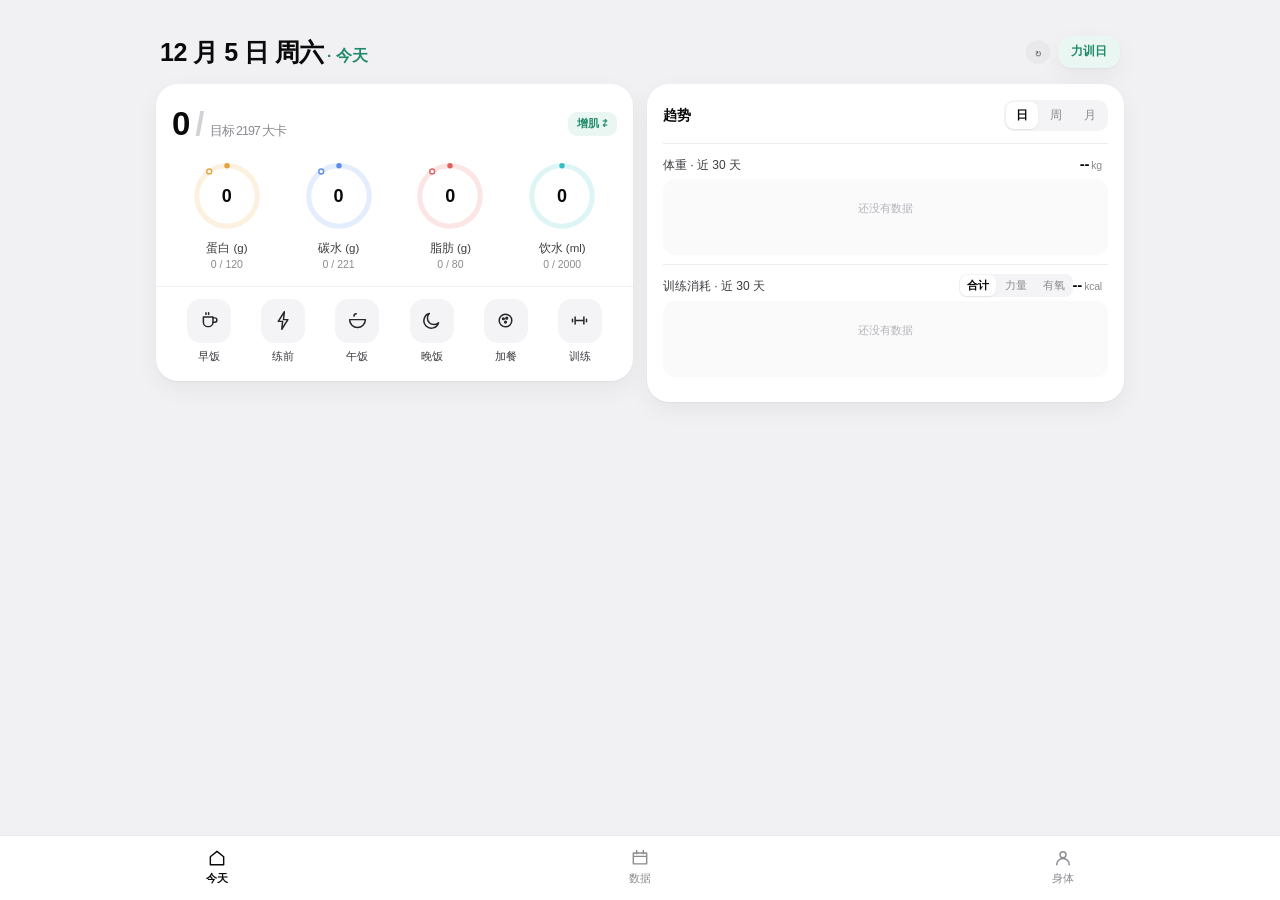
<file: index.html>
<!doctype html>
<html lang="zh-CN">
<head>
<meta charset="utf-8">
<meta name="viewport" content="width=device-width, initial-scale=1, minimum-scale=1, maximum-scale=1, user-scalable=no, viewport-fit=cover">
<meta name="apple-mobile-web-app-capable" content="yes">
<meta name="mobile-web-app-capable" content="yes">
<meta name="apple-mobile-web-app-status-bar-style" content="default">
<meta name="apple-mobile-web-app-title" content="最好的我">
<meta name="theme-color" content="#F1F1F3">
<title>最好的我</title>
<link rel="manifest" href="manifest.webmanifest">
<link rel="apple-touch-icon" href="icon.svg">
<link rel="stylesheet" href="styles.css">
</head>
<body>
  <main id="app" class="app"></main>

  <nav class="tabbar">
    <button class="tab on" data-view="today"><svg viewBox="0 0 24 24"><path d="M4 10.5 12 4l8 6.5V20H4z"/></svg>今天</button>
    <button class="tab" data-view="data"><svg viewBox="0 0 24 24"><path d="M4 6h16v13H4zM8 3v4M16 3v4M4 10h16"/></svg>数据</button>
    <button class="tab" data-view="body"><svg viewBox="0 0 24 24"><circle cx="12" cy="8" r="3.6"/><path d="M4.5 20a7.5 7.5 0 0 1 15 0"/></svg>身体</button>
  </nav>

  <div id="modal-root"></div>

  <script src="store.js"></script>
  <script src="ui.js"></script>
  <script>
    if ('serviceWorker' in navigator && location.protocol !== 'file:') {
      window.addEventListener('load', function () {
        navigator.serviceWorker.register('sw.js').catch(function () {});
      });
    }
  </script>
</body>
</html>
</file>
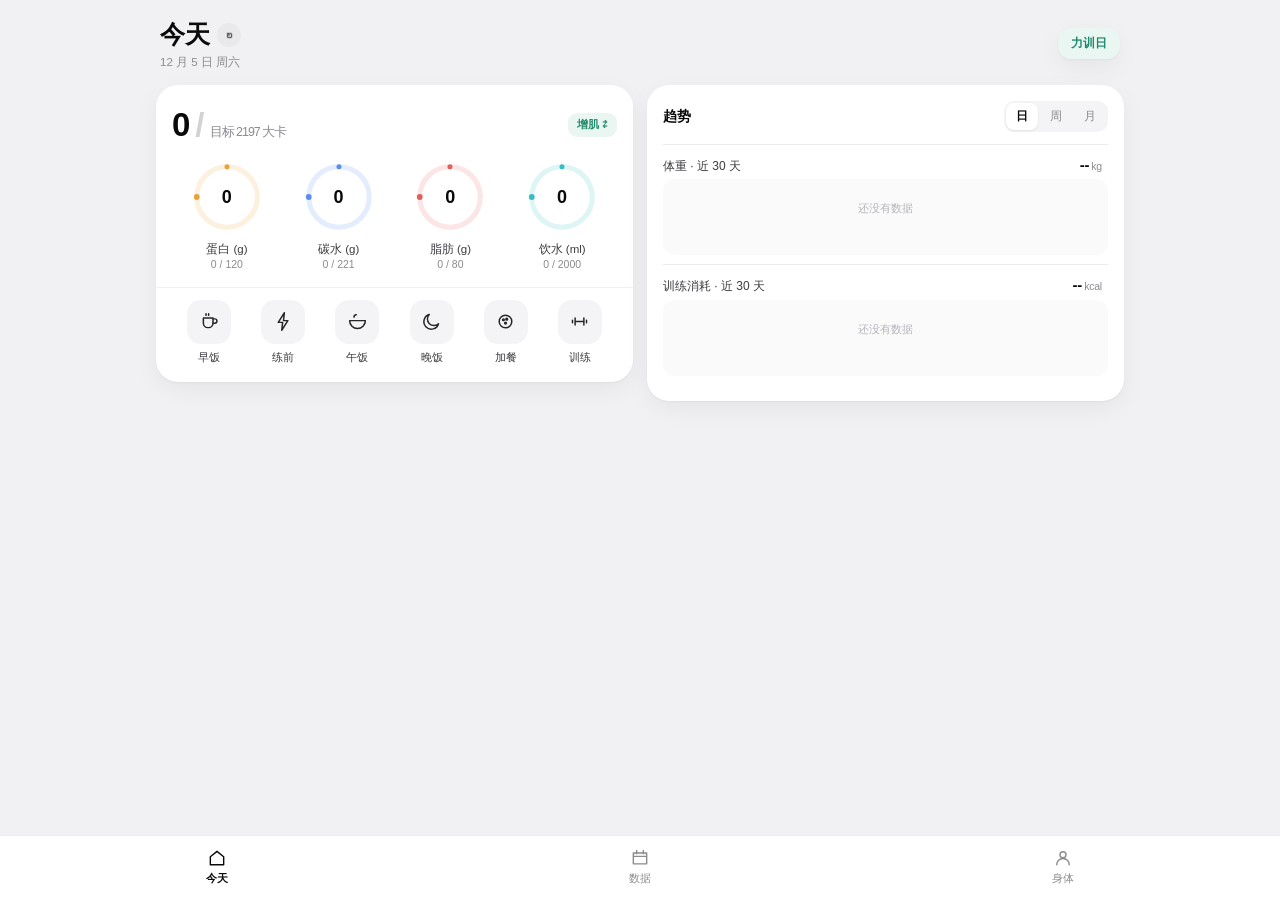
<file: app/index.html>
<!doctype html>
<html lang="zh-CN">
<head>
<meta charset="utf-8">
<meta name="viewport" content="width=device-width, initial-scale=1, viewport-fit=cover">
<meta name="apple-mobile-web-app-capable" content="yes">
<meta name="mobile-web-app-capable" content="yes">
<meta name="apple-mobile-web-app-status-bar-style" content="default">
<meta name="apple-mobile-web-app-title" content="最好的我">
<meta name="theme-color" content="#F1F1F3">
<title>最好的我</title>
<link rel="manifest" href="manifest.webmanifest">
<link rel="apple-touch-icon" href="icon.svg">
<link rel="stylesheet" href="styles.css">
</head>
<body>
  <main id="app" class="app"></main>

  <nav class="tabbar">
    <button class="tab on" data-view="today"><svg viewBox="0 0 24 24"><path d="M4 10.5 12 4l8 6.5V20H4z"/></svg>今天</button>
    <button class="tab" data-view="data"><svg viewBox="0 0 24 24"><path d="M4 6h16v13H4zM8 3v4M16 3v4M4 10h16"/></svg>数据</button>
    <button class="tab" data-view="body"><svg viewBox="0 0 24 24"><circle cx="12" cy="8" r="3.6"/><path d="M4.5 20a7.5 7.5 0 0 1 15 0"/></svg>身体</button>
  </nav>

  <div id="modal-root"></div>

  <script src="store.js"></script>
  <script src="ui.js"></script>
  <script>
    if ('serviceWorker' in navigator && location.protocol !== 'file:') {
      window.addEventListener('load', function () {
        navigator.serviceWorker.register('sw.js').catch(function () {});
      });
    }
  </script>
</body>
</html>
</file>
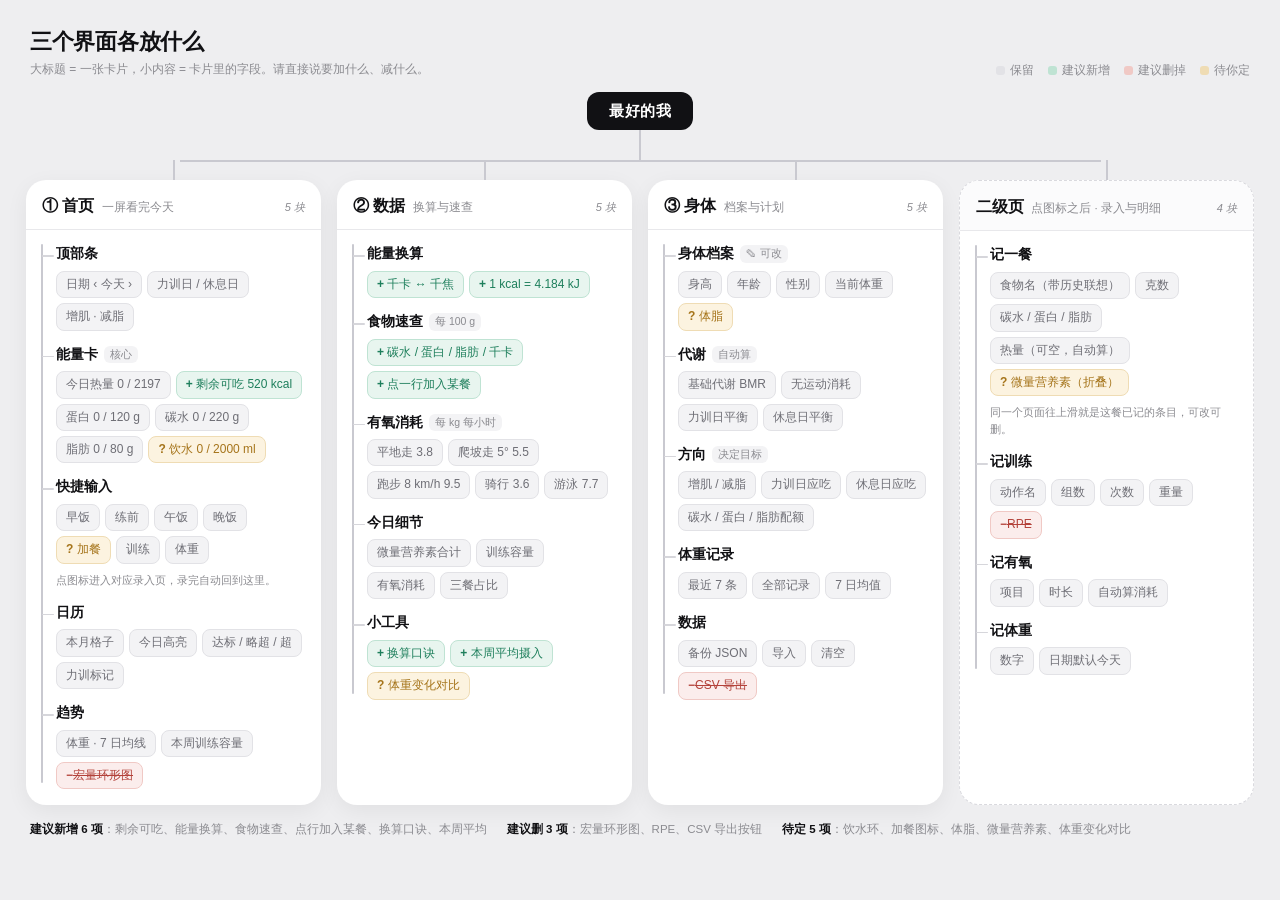
<file: docs/design/mindmap-01.html>
<!doctype html>
<html lang="zh-CN">
<head>
<meta charset="utf-8">
<title>信息架构图 · 三个界面各放什么</title>
<style>
  :root{
    --bg:#EEEEF0; --card:#FFFFFF; --ink:#111114; --muted:#8B8B90; --line:#E8E8EB;
    --rail:#D6D6DB;
    --keep:#6E6E75; --keepbg:#F3F3F5; --keepbd:#E2E2E6;
    --add:#1E7F5C; --addbg:#E8F5EF; --addbd:#BFE3D3;
    --cut:#B3423A; --cutbg:#FBEDEC; --cutbd:#F0C9C5;
    --tbd:#A5741A; --tbdbg:#FCF3E0; --tbdbd:#EFDCB4;
    --accent:#0F766E;
  }
  *{box-sizing:border-box;margin:0;padding:0}
  body{
    background:var(--bg);padding:26px 26px 30px;color:var(--ink);
    font:14px/1.45 -apple-system,"SF Pro Text","PingFang SC","Microsoft YaHei",sans-serif;
  }
  .top{display:flex;align-items:flex-end;justify-content:space-between;margin-bottom:14px;padding:0 4px}
  .top h1{font-size:22px;font-weight:700;letter-spacing:-.3px}
  .top p{font-size:12px;color:var(--muted);margin-top:3px}
  .legend{display:flex;gap:14px;font-size:11.5px;color:var(--muted)}
  .legend i{display:inline-block;width:9px;height:9px;border-radius:3px;margin-right:5px;vertical-align:-1px}

  .rootbar{display:flex;flex-direction:column;align-items:center;margin-bottom:0}
  .root{background:#111114;color:#fff;font-size:15px;font-weight:650;letter-spacing:.5px;padding:8px 22px;border-radius:12px}
  .stem{width:2px;height:30px;background:#C9C9D0}

  .cols{display:flex;gap:16px;align-items:stretch;position:relative;padding-top:20px}
  .cols::before{content:"";position:absolute;top:0;left:12.5%;right:12.5%;height:1.5px;background:#C9C9D0}
  .colwrap{flex:1;position:relative;display:flex}
  .colwrap::before{content:"";position:absolute;top:-20px;left:50%;margin-left:-1px;width:2px;height:20px;background:#C9C9D0}

  .page{
    flex:1;background:var(--card);border-radius:20px;overflow:hidden;
    box-shadow:0 6px 22px rgba(20,20,25,.06);
    display:flex;flex-direction:column;
  }
  .ph{display:flex;align-items:baseline;gap:8px;padding:14px 16px 12px;border-bottom:1px solid var(--line)}
  .ph b{font-size:16px;font-weight:700;letter-spacing:-.2px}
  .ph span{font-size:11.5px;color:var(--muted)}
  .ph .cnt{margin-left:auto;font-size:11px;color:var(--muted)}

  .tree{padding:14px 16px 16px 30px;position:relative}
  .tree::before{content:"";position:absolute;left:15px;top:14px;bottom:22px;width:2px;background:#C9C9D0;border-radius:2px}

  .node{position:relative;margin-bottom:14px}
  .node:last-child{margin-bottom:0}
  .node::before{
    content:"";position:absolute;left:-14px;top:11px;width:12px;height:1.5px;background:var(--rail);border-radius:2px;
  }
  .nt{display:flex;align-items:center;gap:6px;font-size:13.5px;font-weight:650;margin-bottom:7px}
  .nt .n{font-size:10.5px;font-weight:500;color:var(--muted);background:var(--keepbg);border-radius:6px;padding:1px 6px}
  .chips{display:flex;flex-wrap:wrap;gap:5px}
  .c{
    font-size:12px;padding:4px 9px;border-radius:8px;
    background:var(--keepbg);color:var(--keep);border:1px solid var(--keepbd);
  }
  .c.add{background:var(--addbg);color:var(--add);border-color:var(--addbd)}
  .c.add::before{content:"+ ";font-weight:700}
  .c.cut{background:var(--cutbg);color:var(--cut);border-color:var(--cutbd);text-decoration:line-through;text-decoration-thickness:1px}
  .c.cut::before{content:"− ";text-decoration:none;display:inline-block;font-weight:700}
  .c.tbd{background:var(--tbdbg);color:var(--tbd);border-color:var(--tbdbd)}
  .c.tbd::before{content:"? ";font-weight:700}

  .note{margin-top:8px;font-size:11px;color:var(--muted);line-height:1.55}

  .page.sub .ph{background:#FBFBFC}
  .page.sub{border:1px dashed #D9D9DE;box-shadow:none}

  .foot{margin-top:16px;display:flex;gap:20px;font-size:11.5px;color:var(--muted);padding:0 4px;flex-wrap:wrap}
  .foot b{color:var(--ink);font-weight:600}
</style>
</head>
<body>

<div class="top">
  <div>
    <h1>三个界面各放什么</h1>
    <p>大标题 = 一张卡片，小内容 = 卡片里的字段。请直接说要加什么、减什么。</p>
  </div>
  <div class="legend">
    <span><i style="background:#E2E2E6"></i>保留</span>
    <span><i style="background:#BFE3D3"></i>建议新增</span>
    <span><i style="background:#F0C9C5"></i>建议删掉</span>
    <span><i style="background:#EFDCB4"></i>待你定</span>
  </div>
</div>

<div class="rootbar">
  <div class="root">最好的我</div>
  <div class="stem"></div>
</div>

<div class="cols">

  <!-- ① 首页 -->
  <div class="colwrap">
  <section class="page">
    <div class="ph"><b>① 首页</b><span>一屏看完今天</span><em class="cnt">5 块</em></div>
    <div class="tree">

      <div class="node">
        <div class="nt">顶部条</div>
        <div class="chips">
          <span class="c">日期 ‹ 今天 ›</span>
          <span class="c">力训日 / 休息日</span>
          <span class="c">增肌 · 减脂</span>
        </div>
      </div>

      <div class="node">
        <div class="nt">能量卡<span class="n">核心</span></div>
        <div class="chips">
          <span class="c">今日热量 0 / 2197</span>
          <span class="c add">剩余可吃 520 kcal</span>
          <span class="c">蛋白 0 / 120 g</span>
          <span class="c">碳水 0 / 220 g</span>
          <span class="c">脂肪 0 / 80 g</span>
          <span class="c tbd">饮水 0 / 2000 ml</span>
        </div>
      </div>

      <div class="node">
        <div class="nt">快捷输入</div>
        <div class="chips">
          <span class="c">早饭</span>
          <span class="c">练前</span>
          <span class="c">午饭</span>
          <span class="c">晚饭</span>
          <span class="c tbd">加餐</span>
          <span class="c">训练</span>
          <span class="c">体重</span>
        </div>
        <div class="note">点图标进入对应录入页，录完自动回到这里。</div>
      </div>

      <div class="node">
        <div class="nt">日历</div>
        <div class="chips">
          <span class="c">本月格子</span>
          <span class="c">今日高亮</span>
          <span class="c">达标 / 略超 / 超</span>
          <span class="c">力训标记</span>
        </div>
      </div>

      <div class="node">
        <div class="nt">趋势</div>
        <div class="chips">
          <span class="c">体重 · 7 日均线</span>
          <span class="c">本周训练容量</span>
          <span class="c cut">宏量环形图</span>
        </div>
      </div>

    </div>
  </section>
  </div>

  <!-- ② 数据 -->
  <div class="colwrap">
  <section class="page">
    <div class="ph"><b>② 数据</b><span>换算与速查</span><em class="cnt">5 块</em></div>
    <div class="tree">

      <div class="node">
        <div class="nt">能量换算</div>
        <div class="chips">
          <span class="c add">千卡 ↔ 千焦</span>
          <span class="c add">1 kcal = 4.184 kJ</span>
        </div>
      </div>

      <div class="node">
        <div class="nt">食物速查<span class="n">每 100 g</span></div>
        <div class="chips">
          <span class="c add">碳水 / 蛋白 / 脂肪 / 千卡</span>
          <span class="c add">点一行加入某餐</span>
        </div>
      </div>

      <div class="node">
        <div class="nt">有氧消耗<span class="n">每 kg 每小时</span></div>
        <div class="chips">
          <span class="c">平地走 3.8</span>
          <span class="c">爬坡走 5° 5.5</span>
          <span class="c">跑步 8 km/h 9.5</span>
          <span class="c">骑行 3.6</span>
          <span class="c">游泳 7.7</span>
        </div>
      </div>

      <div class="node">
        <div class="nt">今日细节</div>
        <div class="chips">
          <span class="c">微量营养素合计</span>
          <span class="c">训练容量</span>
          <span class="c">有氧消耗</span>
          <span class="c">三餐占比</span>
        </div>
      </div>

      <div class="node">
        <div class="nt">小工具</div>
        <div class="chips">
          <span class="c add">换算口诀</span>
          <span class="c add">本周平均摄入</span>
          <span class="c tbd">体重变化对比</span>
        </div>
      </div>

    </div>
  </section>
  </div>

  <!-- ③ 身体 -->
  <div class="colwrap">
  <section class="page">
    <div class="ph"><b>③ 身体</b><span>档案与计划</span><em class="cnt">5 块</em></div>
    <div class="tree">

      <div class="node">
        <div class="nt">身体档案<span class="n">✎ 可改</span></div>
        <div class="chips">
          <span class="c">身高</span>
          <span class="c">年龄</span>
          <span class="c">性别</span>
          <span class="c">当前体重</span>
          <span class="c tbd">体脂</span>
        </div>
      </div>

      <div class="node">
        <div class="nt">代谢<span class="n">自动算</span></div>
        <div class="chips">
          <span class="c">基础代谢 BMR</span>
          <span class="c">无运动消耗</span>
          <span class="c">力训日平衡</span>
          <span class="c">休息日平衡</span>
        </div>
      </div>

      <div class="node">
        <div class="nt">方向<span class="n">决定目标</span></div>
        <div class="chips">
          <span class="c">增肌 / 减脂</span>
          <span class="c">力训日应吃</span>
          <span class="c">休息日应吃</span>
          <span class="c">碳水 / 蛋白 / 脂肪配额</span>
        </div>
      </div>

      <div class="node">
        <div class="nt">体重记录</div>
        <div class="chips">
          <span class="c">最近 7 条</span>
          <span class="c">全部记录</span>
          <span class="c">7 日均值</span>
        </div>
      </div>

      <div class="node">
        <div class="nt">数据</div>
        <div class="chips">
          <span class="c">备份 JSON</span>
          <span class="c">导入</span>
          <span class="c">清空</span>
          <span class="c cut">CSV 导出</span>
        </div>
      </div>

    </div>
  </section>
  </div>

  <!-- 点图标之后 -->
  <div class="colwrap">
  <section class="page sub">
    <div class="ph"><b>二级页</b><span>点图标之后 · 录入与明细</span><em class="cnt">4 块</em></div>
    <div class="tree">

      <div class="node">
        <div class="nt">记一餐</div>
        <div class="chips">
          <span class="c">食物名（带历史联想）</span>
          <span class="c">克数</span>
          <span class="c">碳水 / 蛋白 / 脂肪</span>
          <span class="c">热量（可空，自动算）</span>
          <span class="c tbd">微量营养素（折叠）</span>
        </div>
        <div class="note">同一个页面往上滑就是这餐已记的条目，可改可删。</div>
      </div>

      <div class="node">
        <div class="nt">记训练</div>
        <div class="chips">
          <span class="c">动作名</span>
          <span class="c">组数</span>
          <span class="c">次数</span>
          <span class="c">重量</span>
          <span class="c cut">RPE</span>
        </div>
      </div>

      <div class="node">
        <div class="nt">记有氧</div>
        <div class="chips">
          <span class="c">项目</span>
          <span class="c">时长</span>
          <span class="c">自动算消耗</span>
        </div>
      </div>

      <div class="node">
        <div class="nt">记体重</div>
        <div class="chips">
          <span class="c">数字</span>
          <span class="c">日期默认今天</span>
        </div>
      </div>

    </div>
  </section>
  </div>

</div>

<div class="foot">
  <span><b>建议新增 6 项</b>：剩余可吃、能量换算、食物速查、点行加入某餐、换算口诀、本周平均</span>
  <span><b>建议删 3 项</b>：宏量环形图、RPE、CSV 导出按钮</span>
  <span><b>待定 5 项</b>：饮水环、加餐图标、体脂、微量营养素、体重变化对比</span>
</div>

</body>
</html>
</file>
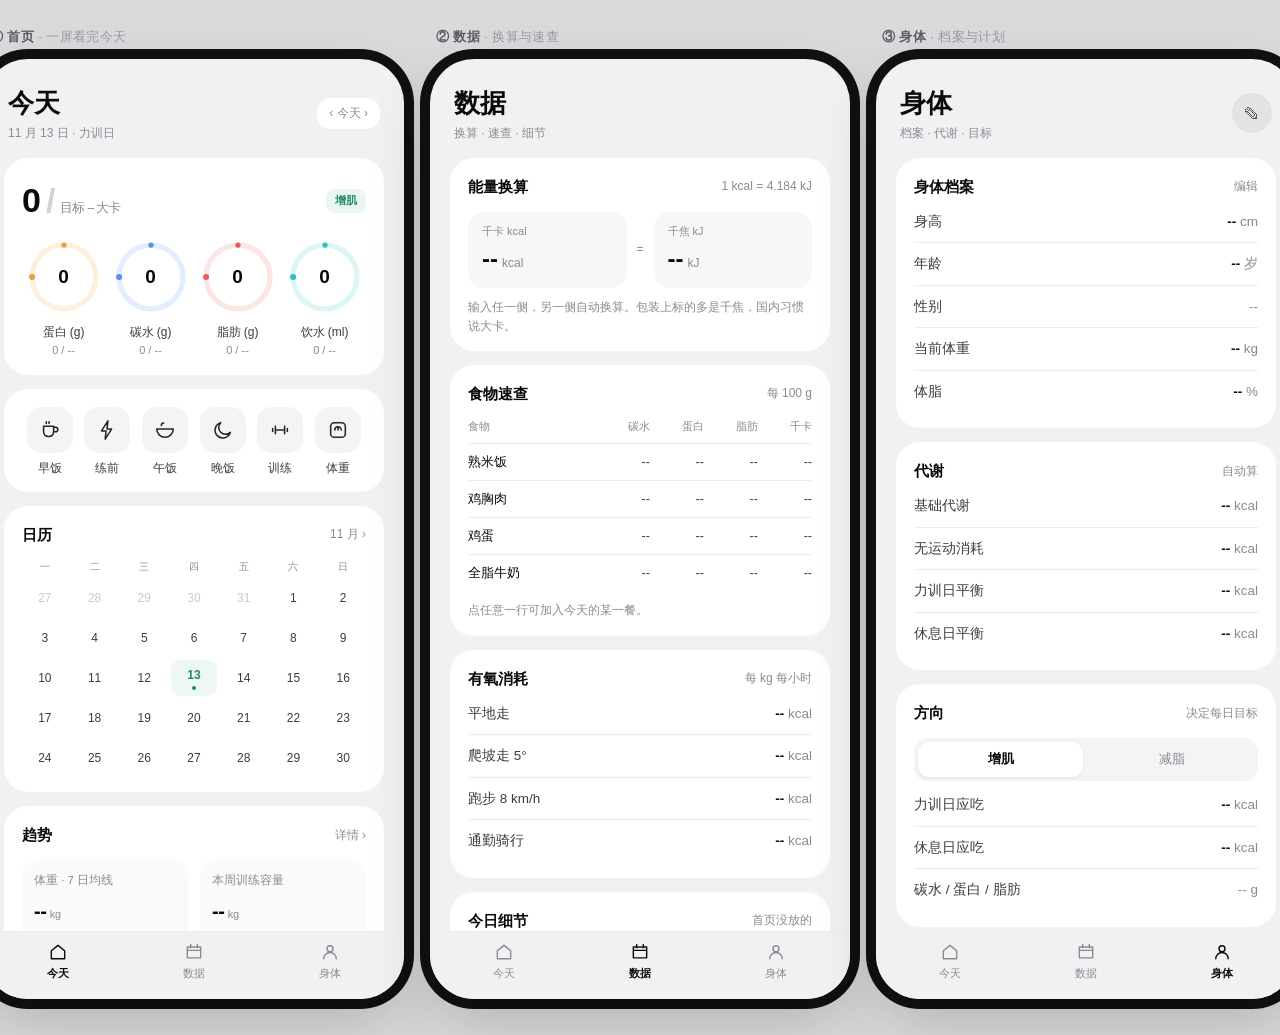
<file: docs/design/style-v1.html>
<!doctype html>
<html lang="zh-CN">
<head>
<meta charset="utf-8">
<title>最好的我 · 风格稿 v1</title>
<style>
  :root{
    --bg:#F1F1F3; --card:#FFFFFF; --ink:#0A0A0B; --muted:#8B8B90; --line:#ECECEF;
    --orange:#E9A13B; --blue:#5B8DEF; --red:#E2605C; --teal:#33BFC4;
    --radius:24px;
  }
  *{box-sizing:border-box;margin:0;padding:0;-webkit-font-smoothing:antialiased}
  body{
    background:#DADADD; padding:28px 24px 36px;
    font:15px/1.45 -apple-system,"SF Pro Text","PingFang SC","Microsoft YaHei",sans-serif;
    color:var(--ink);
  }
  .board{display:flex;gap:26px;justify-content:center;align-items:flex-start}
  .col{display:flex;flex-direction:column;gap:12px}
  .cap{font-size:13px;color:#5B5B60;font-weight:600;letter-spacing:.4px;padding-left:6px}
  .cap span{color:#9A9AA0;font-weight:400}

  .device{
    width:420px;height:940px;background:var(--bg);border-radius:44px;
    box-shadow:0 24px 60px rgba(0,0,0,.18), 0 0 0 10px #111;
    overflow:hidden;position:relative;
  }
  .screen{height:100%;display:flex;flex-direction:column;overflow:hidden}
  .scroll{flex:1;overflow:hidden;padding:22px 20px 0;display:flex;flex-direction:column;gap:14px}

  .head{display:flex;align-items:center;justify-content:space-between;padding:4px 4px 2px}
  .head h1{font-size:26px;font-weight:700;letter-spacing:-.4px}
  .head .sub{font-size:12px;color:var(--muted);margin-top:2px}
  .datepill{background:#fff;border-radius:14px;padding:7px 12px;font-size:12px;color:var(--muted)}
  .close{width:40px;height:40px;border-radius:50%;background:#E3E3E6;display:grid;place-items:center;font-size:16px;color:#5B5B60}

  .card{background:var(--card);border-radius:var(--radius);padding:18px 18px 16px;flex:none}
  .card-t{display:flex;align-items:center;justify-content:space-between;margin-bottom:14px}
  .card-t b{font-size:15px;font-weight:650}
  .card-t .more{font-size:12px;color:var(--muted)}

  .energy-top{display:flex;align-items:center;justify-content:space-between;margin-bottom:2px}
  .energy-top .num{font-size:34px;font-weight:700;letter-spacing:-1px}
  .energy-top .num i{font-style:normal;color:#D2D2D6;font-weight:600;margin:0 6px}
  .energy-top .unit{font-size:13px;color:var(--muted);font-weight:500}
  .chip{background:#EAF6F2;color:#1F8A6B;font-size:11px;font-weight:600;padding:4px 9px;border-radius:9px}

  .rings{display:grid;grid-template-columns:repeat(4,1fr);gap:4px;margin-top:14px}
  .ring-item{display:flex;flex-direction:column;align-items:center;gap:9px}
  .ring{width:76px;height:76px;position:relative}
  .ring svg{width:100%;height:100%;transform:rotate(-90deg)}
  .ring .track{fill:none;stroke-width:7;opacity:.16}
  .ring .arc{fill:none;stroke-width:7;stroke-linecap:round}
  .ring .dot{stroke:none}
  .ring .val{position:absolute;inset:0;display:grid;place-items:center;font-size:19px;font-weight:700}
  .ring-l{font-size:12px;color:#3C3C41;font-weight:500;text-align:center}
  .ring-p{font-size:11px;color:var(--muted);text-align:center;margin-top:1px}

  .quick{display:grid;grid-template-columns:repeat(6,1fr);gap:2px}
  .q{display:flex;flex-direction:column;align-items:center;gap:7px;background:none;border:0;font:inherit;color:inherit}
  .qi{width:46px;height:46px;border-radius:15px;display:grid;place-items:center;background:#F4F4F6}
  .qi svg{width:22px;height:22px;stroke:#26262A;stroke-width:1.7;fill:none;stroke-linecap:round;stroke-linejoin:round}
  .q em{font-style:normal;font-size:11.5px;color:#3C3C41}

  .cal{display:grid;grid-template-columns:repeat(7,1fr);gap:4px}
  .cal .dw{font-size:10px;color:var(--muted);text-align:center;padding-bottom:2px}
  .cal .d{height:36px;border-radius:10px;display:flex;flex-direction:column;align-items:center;justify-content:center;font-size:12px;color:#3C3C41;gap:2px}
  .cal .d.out{color:#C9C9CE}
  .cal .d.today{background:#EDF7F4;color:#1F8A6B;font-weight:650}
  .cal .d .dot{width:4px;height:4px;border-radius:50%;background:#DCDCE0}
  .cal .d.today .dot{background:#1F8A6B}

  .minis{display:grid;grid-template-columns:1fr 1fr;gap:12px}
  .mini{background:#FAFAFB;border-radius:16px;padding:12px}
  .mini .t{font-size:11.5px;color:var(--muted);margin-bottom:8px}
  .mini .v{font-size:20px;font-weight:700;letter-spacing:-.3px}
  .mini .v small{font-size:11px;color:var(--muted);font-weight:500;margin-left:3px}
  .mini .line{height:30px;margin-top:6px}
  .mini .line svg{width:100%;height:100%}

  .conv{display:flex;align-items:center;gap:10px}
  .conv .box{flex:1;background:#F7F7F9;border-radius:16px;padding:12px 14px}
  .conv .box .lb{font-size:11px;color:var(--muted)}
  .conv .box .nb{font-size:24px;font-weight:700;margin-top:2px}
  .conv .box .nb small{font-size:12px;color:var(--muted);font-weight:500;margin-left:4px}
  .conv .eq{font-size:12px;color:var(--muted)}

  table{width:100%;border-collapse:collapse;font-size:12.5px}
  th{text-align:right;font-weight:500;color:var(--muted);font-size:11px;padding:0 0 8px}
  th:first-child{text-align:left}
  td{text-align:right;padding:9px 0;border-top:1px solid var(--line);color:#3C3C41}
  td:first-child{text-align:left;color:var(--ink)}

  .rows{display:flex;flex-direction:column}
  .row{display:flex;align-items:center;justify-content:space-between;padding:11px 0;border-top:1px solid var(--line);font-size:13.5px}
  .row:first-child{border-top:0;padding-top:0}
  .row .k{color:#3C3C41}
  .row .v{color:var(--muted)}
  .row .v b{color:var(--ink);font-weight:650}

  .seg{display:flex;gap:6px;background:#F4F4F6;padding:4px;border-radius:14px}
  .seg span{flex:1;text-align:center;padding:8px;border-radius:11px;font-size:13px;color:var(--muted)}
  .seg span.on{background:#fff;color:var(--ink);font-weight:650;box-shadow:0 1px 3px rgba(0,0,0,.08)}

  .hint{font-size:11.5px;color:var(--muted);line-height:1.6;margin-top:10px}

  .tabs{flex:none;display:grid;grid-template-columns:repeat(3,1fr);padding:10px 6px 18px;border-top:1px solid var(--line);background:var(--bg)}
  .tab{display:flex;flex-direction:column;align-items:center;gap:4px;font-size:10.5px;color:var(--muted)}
  .tab svg{width:20px;height:20px;stroke:#8B8B90;stroke-width:1.7;fill:none;stroke-linecap:round;stroke-linejoin:round}
  .tab.on{color:#0A0A0B;font-weight:600}
  .tab.on svg{stroke:#0A0A0B}
</style>
</head>
<body>

<div class="board">

  <!-- ① 首页 -->
  <div class="col">
    <div class="cap">① 首页 <span>· 一屏看完今天</span></div>
    <div class="device">
      <div class="screen">
        <div class="scroll">
          <div class="head">
            <div>
              <h1>今天</h1>
              <div class="sub">11 月 13 日 · 力训日</div>
            </div>
            <div class="datepill">‹ 今天 ›</div>
          </div>

          <div class="card">
            <div class="energy-top">
              <div class="num">0<i>/</i><span class="unit">目标 -- 大卡</span></div>
              <span class="chip">增肌</span>
            </div>

            <div class="rings">
              <div class="ring-item">
                <div class="ring">
                  <svg viewBox="0 0 100 100">
                    <circle class="track" cx="50" cy="50" r="42" stroke="#E9A13B"/>
                    <circle class="arc" cx="50" cy="50" r="42" stroke="#E9A13B" stroke-dasharray="0 264"/>
                    <circle class="dot" cx="50" cy="8" r="4" fill="#E9A13B"/>
                  </svg>
                  <div class="val">0</div>
                </div>
                <div>
                  <div class="ring-l">蛋白 (g)</div>
                  <div class="ring-p">0 / --</div>
                </div>
              </div>

              <div class="ring-item">
                <div class="ring">
                  <svg viewBox="0 0 100 100">
                    <circle class="track" cx="50" cy="50" r="42" stroke="#5B8DEF"/>
                    <circle class="arc" cx="50" cy="50" r="42" stroke="#5B8DEF" stroke-dasharray="0 264"/>
                    <circle class="dot" cx="50" cy="8" r="4" fill="#5B8DEF"/>
                  </svg>
                  <div class="val">0</div>
                </div>
                <div>
                  <div class="ring-l">碳水 (g)</div>
                  <div class="ring-p">0 / --</div>
                </div>
              </div>

              <div class="ring-item">
                <div class="ring">
                  <svg viewBox="0 0 100 100">
                    <circle class="track" cx="50" cy="50" r="42" stroke="#E2605C"/>
                    <circle class="arc" cx="50" cy="50" r="42" stroke="#E2605C" stroke-dasharray="0 264"/>
                    <circle class="dot" cx="50" cy="8" r="4" fill="#E2605C"/>
                  </svg>
                  <div class="val">0</div>
                </div>
                <div>
                  <div class="ring-l">脂肪 (g)</div>
                  <div class="ring-p">0 / --</div>
                </div>
              </div>

              <div class="ring-item">
                <div class="ring">
                  <svg viewBox="0 0 100 100">
                    <circle class="track" cx="50" cy="50" r="42" stroke="#33BFC4"/>
                    <circle class="arc" cx="50" cy="50" r="42" stroke="#33BFC4" stroke-dasharray="0 264"/>
                    <circle class="dot" cx="50" cy="8" r="4" fill="#33BFC4"/>
                  </svg>
                  <div class="val">0</div>
                </div>
                <div>
                  <div class="ring-l">饮水 (ml)</div>
                  <div class="ring-p">0 / --</div>
                </div>
              </div>
            </div>
          </div>

          <div class="card">
            <div class="quick">
              <button class="q"><span class="qi">
                <svg viewBox="0 0 24 24"><path d="M5 8h11v6a5 5 0 0 1-5 5H10a5 5 0 0 1-5-5V8z"/><path d="M16 9h2a2.5 2.5 0 0 1 0 5h-2"/><path d="M8 5V3M11 5V3"/></svg>
              </span><em>早饭</em></button>

              <button class="q"><span class="qi">
                <svg viewBox="0 0 24 24"><path d="M13 2 6 13h5l-1 9 7-11h-5l1-9z"/></svg>
              </span><em>练前</em></button>

              <button class="q"><span class="qi">
                <svg viewBox="0 0 24 24"><path d="M3 11h18a9 9 0 0 1-18 0z"/><path d="M8 7c0-1.6 1.2-2.6 2.6-2.6"/></svg>
              </span><em>午饭</em></button>

              <button class="q"><span class="qi">
                <svg viewBox="0 0 24 24"><path d="M20 14.5A8.5 8.5 0 1 1 9.5 4a7 7 0 0 0 10.5 10.5z"/></svg>
              </span><em>晚饭</em></button>

              <button class="q"><span class="qi">
                <svg viewBox="0 0 24 24"><path d="M7 8v8M17 8v8M4 10.5v3M20 10.5v3M7 12h10"/></svg>
              </span><em>训练</em></button>

              <button class="q"><span class="qi">
                <svg viewBox="0 0 24 24"><rect x="4" y="4" width="16" height="16" rx="4"/><path d="M8.5 12a3.5 3.5 0 0 1 7 0"/><path d="M12 12V9"/></svg>
              </span><em>体重</em></button>
            </div>
          </div>

          <div class="card">
            <div class="card-t"><b>日历</b><span class="more">11 月 ›</span></div>
            <div class="cal">
              <div class="dw">一</div><div class="dw">二</div><div class="dw">三</div><div class="dw">四</div><div class="dw">五</div><div class="dw">六</div><div class="dw">日</div>
              <div class="d out">27</div><div class="d out">28</div><div class="d out">29</div><div class="d out">30</div><div class="d out">31</div><div class="d">1</div><div class="d">2</div>
              <div class="d">3</div><div class="d">4</div><div class="d">5</div><div class="d">6</div><div class="d">7</div><div class="d">8</div><div class="d">9</div>
              <div class="d">10</div><div class="d">11</div><div class="d">12</div><div class="d today">13<i class="dot"></i></div><div class="d">14</div><div class="d">15</div><div class="d">16</div>
              <div class="d">17</div><div class="d">18</div><div class="d">19</div><div class="d">20</div><div class="d">21</div><div class="d">22</div><div class="d">23</div>
              <div class="d">24</div><div class="d">25</div><div class="d">26</div><div class="d">27</div><div class="d">28</div><div class="d">29</div><div class="d">30</div>
            </div>
          </div>

          <div class="card">
            <div class="card-t"><b>趋势</b><span class="more">详情 ›</span></div>
            <div class="minis">
              <div class="mini">
                <div class="t">体重 · 7 日均线</div>
                <div class="v">--<small>kg</small></div>
                <div class="line">
                  <svg viewBox="0 0 120 34" preserveAspectRatio="none">
                    <line x1="0" y1="17" x2="120" y2="17" stroke="#E4E4E8" stroke-width="1" stroke-dasharray="3 3"/>
                  </svg>
                </div>
              </div>
              <div class="mini">
                <div class="t">本周训练容量</div>
                <div class="v">--<small>kg</small></div>
                <div class="line">
                  <svg viewBox="0 0 120 34" preserveAspectRatio="none">
                    <line x1="0" y1="17" x2="120" y2="17" stroke="#E4E4E8" stroke-width="1" stroke-dasharray="3 3"/>
                  </svg>
                </div>
              </div>
            </div>
          </div>
        </div>

        <div class="tabs">
          <div class="tab on"><svg viewBox="0 0 24 24"><path d="M4 10.5 12 4l8 6.5V20H4z"/></svg>今天</div>
          <div class="tab"><svg viewBox="0 0 24 24"><path d="M4 6h16v13H4zM8 3v4M16 3v4M4 10h16"/></svg>数据</div>
          <div class="tab"><svg viewBox="0 0 24 24"><circle cx="12" cy="8" r="3.6"/><path d="M4.5 20a7.5 7.5 0 0 1 15 0"/></svg>身体</div>
        </div>
      </div>
    </div>
  </div>

  <!-- ② 数据 -->
  <div class="col">
    <div class="cap">② 数据 <span>· 换算与速查</span></div>
    <div class="device">
      <div class="screen">
        <div class="scroll">
          <div class="head">
            <div><h1>数据</h1><div class="sub">换算 · 速查 · 细节</div></div>
          </div>

          <div class="card">
            <div class="card-t"><b>能量换算</b><span class="more">1 kcal = 4.184 kJ</span></div>
            <div class="conv">
              <div class="box">
                <div class="lb">千卡 kcal</div>
                <div class="nb">--<small>kcal</small></div>
              </div>
              <div class="eq">=</div>
              <div class="box">
                <div class="lb">千焦 kJ</div>
                <div class="nb">--<small>kJ</small></div>
              </div>
            </div>
            <div class="hint">输入任一侧，另一侧自动换算。包装上标的多是千焦，国内习惯说大卡。</div>
          </div>

          <div class="card">
            <div class="card-t"><b>食物速查</b><span class="more">每 100 g</span></div>
            <table>
              <tr><th>食物</th><th>碳水</th><th>蛋白</th><th>脂肪</th><th>千卡</th></tr>
              <tr><td>熟米饭</td><td>--</td><td>--</td><td>--</td><td>--</td></tr>
              <tr><td>鸡胸肉</td><td>--</td><td>--</td><td>--</td><td>--</td></tr>
              <tr><td>鸡蛋</td><td>--</td><td>--</td><td>--</td><td>--</td></tr>
              <tr><td>全脂牛奶</td><td>--</td><td>--</td><td>--</td><td>--</td></tr>
            </table>
            <div class="hint">点任意一行可加入今天的某一餐。</div>
          </div>

          <div class="card">
            <div class="card-t"><b>有氧消耗</b><span class="more">每 kg 每小时</span></div>
            <div class="rows">
              <div class="row"><span class="k">平地走</span><span class="v"><b>--</b> kcal</span></div>
              <div class="row"><span class="k">爬坡走 5°</span><span class="v"><b>--</b> kcal</span></div>
              <div class="row"><span class="k">跑步 8 km/h</span><span class="v"><b>--</b> kcal</span></div>
              <div class="row"><span class="k">通勤骑行</span><span class="v"><b>--</b> kcal</span></div>
            </div>
          </div>

          <div class="card">
            <div class="card-t"><b>今日细节</b><span class="more">首页没放的</span></div>
            <div class="rows">
              <div class="row"><span class="k">微量营养素合计</span><span class="v">--</span></div>
              <div class="row"><span class="k">训练容量</span><span class="v">-- kg</span></div>
              <div class="row"><span class="k">有氧消耗</span><span class="v">-- kcal</span></div>
              <div class="row"><span class="k">剩余可吃</span><span class="v">-- kcal</span></div>
            </div>
          </div>
        </div>

        <div class="tabs">
          <div class="tab"><svg viewBox="0 0 24 24"><path d="M4 10.5 12 4l8 6.5V20H4z"/></svg>今天</div>
          <div class="tab on"><svg viewBox="0 0 24 24"><path d="M4 6h16v13H4zM8 3v4M16 3v4M4 10h16"/></svg>数据</div>
          <div class="tab"><svg viewBox="0 0 24 24"><circle cx="12" cy="8" r="3.6"/><path d="M4.5 20a7.5 7.5 0 0 1 15 0"/></svg>身体</div>
        </div>
      </div>
    </div>
  </div>

  <!-- ③ 身体 -->
  <div class="col">
    <div class="cap">③ 身体 <span>· 档案与计划</span></div>
    <div class="device">
      <div class="screen">
        <div class="scroll">
          <div class="head">
            <div><h1>身体</h1><div class="sub">档案 · 代谢 · 目标</div></div>
            <div class="close">✎</div>
          </div>

          <div class="card">
            <div class="card-t"><b>身体档案</b><span class="more">编辑</span></div>
            <div class="rows">
              <div class="row"><span class="k">身高</span><span class="v"><b>--</b> cm</span></div>
              <div class="row"><span class="k">年龄</span><span class="v"><b>--</b> 岁</span></div>
              <div class="row"><span class="k">性别</span><span class="v">--</span></div>
              <div class="row"><span class="k">当前体重</span><span class="v"><b>--</b> kg</span></div>
              <div class="row"><span class="k">体脂</span><span class="v"><b>--</b> %</span></div>
            </div>
          </div>

          <div class="card">
            <div class="card-t"><b>代谢</b><span class="more">自动算</span></div>
            <div class="rows">
              <div class="row"><span class="k">基础代谢</span><span class="v"><b>--</b> kcal</span></div>
              <div class="row"><span class="k">无运动消耗</span><span class="v"><b>--</b> kcal</span></div>
              <div class="row"><span class="k">力训日平衡</span><span class="v"><b>--</b> kcal</span></div>
              <div class="row"><span class="k">休息日平衡</span><span class="v"><b>--</b> kcal</span></div>
            </div>
          </div>

          <div class="card">
            <div class="card-t"><b>方向</b><span class="more">决定每日目标</span></div>
            <div class="seg"><span class="on">增肌</span><span>减脂</span></div>
            <div class="rows" style="margin-top:14px">
              <div class="row"><span class="k">力训日应吃</span><span class="v"><b>--</b> kcal</span></div>
              <div class="row"><span class="k">休息日应吃</span><span class="v"><b>--</b> kcal</span></div>
              <div class="row"><span class="k">碳水 / 蛋白 / 脂肪</span><span class="v">-- g</span></div>
            </div>
          </div>

          <div class="card">
            <div class="card-t"><b>体重记录</b><span class="more">全部 ›</span></div>
            <div class="rows">
              <div class="row"><span class="k">--</span><span class="v">-- kg</span></div>
              <div class="row"><span class="k">--</span><span class="v">-- kg</span></div>
              <div class="row"><span class="k">--</span><span class="v">-- kg</span></div>
            </div>
          </div>
        </div>

        <div class="tabs">
          <div class="tab"><svg viewBox="0 0 24 24"><path d="M4 10.5 12 4l8 6.5V20H4z"/></svg>今天</div>
          <div class="tab"><svg viewBox="0 0 24 24"><path d="M4 6h16v13H4zM8 3v4M16 3v4M4 10h16"/></svg>数据</div>
          <div class="tab on"><svg viewBox="0 0 24 24"><circle cx="12" cy="8" r="3.6"/><path d="M4.5 20a7.5 7.5 0 0 1 15 0"/></svg>身体</div>
        </div>
      </div>
    </div>
  </div>

</div>
</body>
</html>
</file>
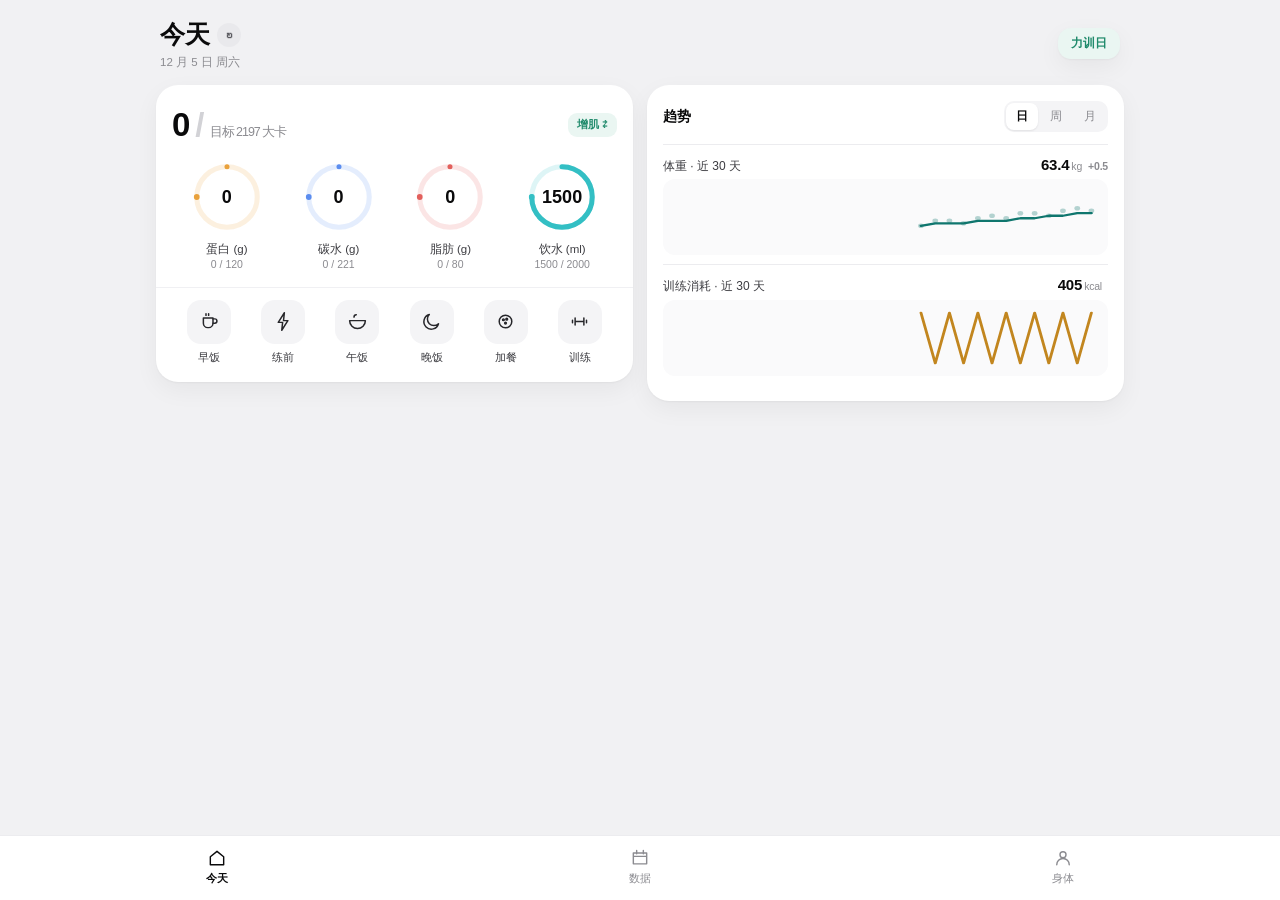
<file: tools/render/probe.html>
<!doctype html>
<html lang="zh-CN">
<head>
<meta charset="utf-8">
<meta name="viewport" content="width=device-width, initial-scale=1, viewport-fit=cover">
<title>probe v2</title>
<link rel="stylesheet" href="../../app/styles.css">
</head>
<body>
  <main id="app" class="app"></main>
  <nav class="tabbar">
    <button class="tab on" data-view="today"><svg viewBox="0 0 24 24"><path d="M4 10.5 12 4l8 6.5V20H4z"/></svg>今天</button>
    <button class="tab" data-view="data"><svg viewBox="0 0 24 24"><path d="M4 6h16v13H4zM8 3v4M16 3v4M4 10h16"/></svg>数据</button>
    <button class="tab" data-view="body"><svg viewBox="0 0 24 24"><circle cx="12" cy="8" r="3.6"/><path d="M4.5 20a7.5 7.5 0 0 1 15 0"/></svg>身体</button>
  </nav>
  <div id="modal-root"></div>

  <script src="../../app/store.js"></script>
  <script src="../../app/ui.js"></script>
  <script>
  (function () {
    var S = window.Store;
    var mode = location.hash.replace('#', '') || 'today';
    var base = S.todayKey();
    var s = S.emptyState();

    s.foods = [
      { id: 'f1', name: '鸡胸肉', mode: 'per100g', servingName: null, carbs: 0, protein: 23, fat: 1.5, kcal: 118, lastUsedAt: Date.now() },
      { id: 'f2', name: '一碗米饭', mode: 'perServing', servingName: '碗', carbs: 60, protein: 5, fat: 1, kcal: 300, lastUsedAt: Date.now() - 1000 },
      { id: 'f3', name: '全脂牛奶', mode: 'per100g', servingName: null, carbs: 4.8, protein: 3.3, fat: 3.6, kcal: 65, lastUsedAt: Date.now() - 5000 }
    ];

    for (var i = 12; i >= 0; i--) {
      var k = S.addDays(base, -i);
      var d = S.newDay();
      d.train = i % 2 === 0;
      d.weightKg = Math.round((63 + (12 - i) * 0.05 + (i % 3 === 0 ? -0.15 : 0)) * 10) / 10;
      d.waterMl = i % 3 === 0 ? 1500 : 2000;
      d.foods = [
        { id: 'a' + i, meal: 'breakfast', name: '鸡蛋+牛奶', mode: 'manual', carbs: 12, protein: 20, fat: 14, kcal: 260, micros: { '钠': 180 } },
        { id: 'b' + i, meal: 'lunch', name: '米饭', mode: 'perServing', servings: 1.2, carbs: 72, protein: 6, fat: 1, kcal: 360, micros: {} },
        { id: 'c' + i, meal: 'lunch', name: '鸡胸肉', mode: 'per100g', amountG: 150, carbs: 0, protein: 34.5, fat: 2.3, kcal: 177, micros: {} },
        { id: 'd' + i, meal: 'dinner', name: '牛肉炒菜', mode: 'manual', carbs: 20, protein: 28, fat: 18, kcal: 360, micros: {} }
      ];
      if (d.train) {
        d.workouts = [{ id: 'w' + i, name: '力量训练', kcal: 175, overridden: false,
          sets: [{ exercise: '杠铃深蹲', sets: 4, reps: 8, weight: 60 }, { exercise: '器械腿屈伸', sets: 3, reps: 12, weight: 40 }] }];
        d.cardios = [{ id: 'c' + i, act: 'walk', name: '平地走', minutes: 40, kcal: 160, overridden: false }];
      }
      s.days[k] = d;
    }

    window.ZGHDBug.setState(s);
    if (mode === 'data') window.ZGHDBug.go('data', base);
    else if (mode === 'body') window.ZGHDBug.go('body', base);
    else if (mode === 'meal') { window.ZGHDBug.go('today', base); document.querySelector('[data-act="meal"]').click(); }
    else if (mode === 'workout') { window.ZGHDBug.go('today', base); document.querySelector('[data-act="workout"]').click(); }
    else if (mode === 'food') { window.ZGHDBug.go('data', base); document.querySelector('[data-act="add-food"]').click(); }
    else window.ZGHDBug.go('today', base);
    if (mode === 'diag') {
      var ap = document.querySelector('.app');
      var d = document.createElement('pre');
      d.id = 'diag';
      d.style.cssText = 'position:fixed;left:0;bottom:0;background:#000;color:#0f0;font-size:10px;z-index:999;padding:4px;margin:0';
      d.textContent = 'vw=' + window.innerWidth + ' docW=' + document.documentElement.scrollWidth +
        ' appScroll=' + ap.scrollHeight + ' appClient=' + ap.clientHeight;
      document.body.appendChild(d);
    }
  })();
  </script>
</body>
</html>
</file>
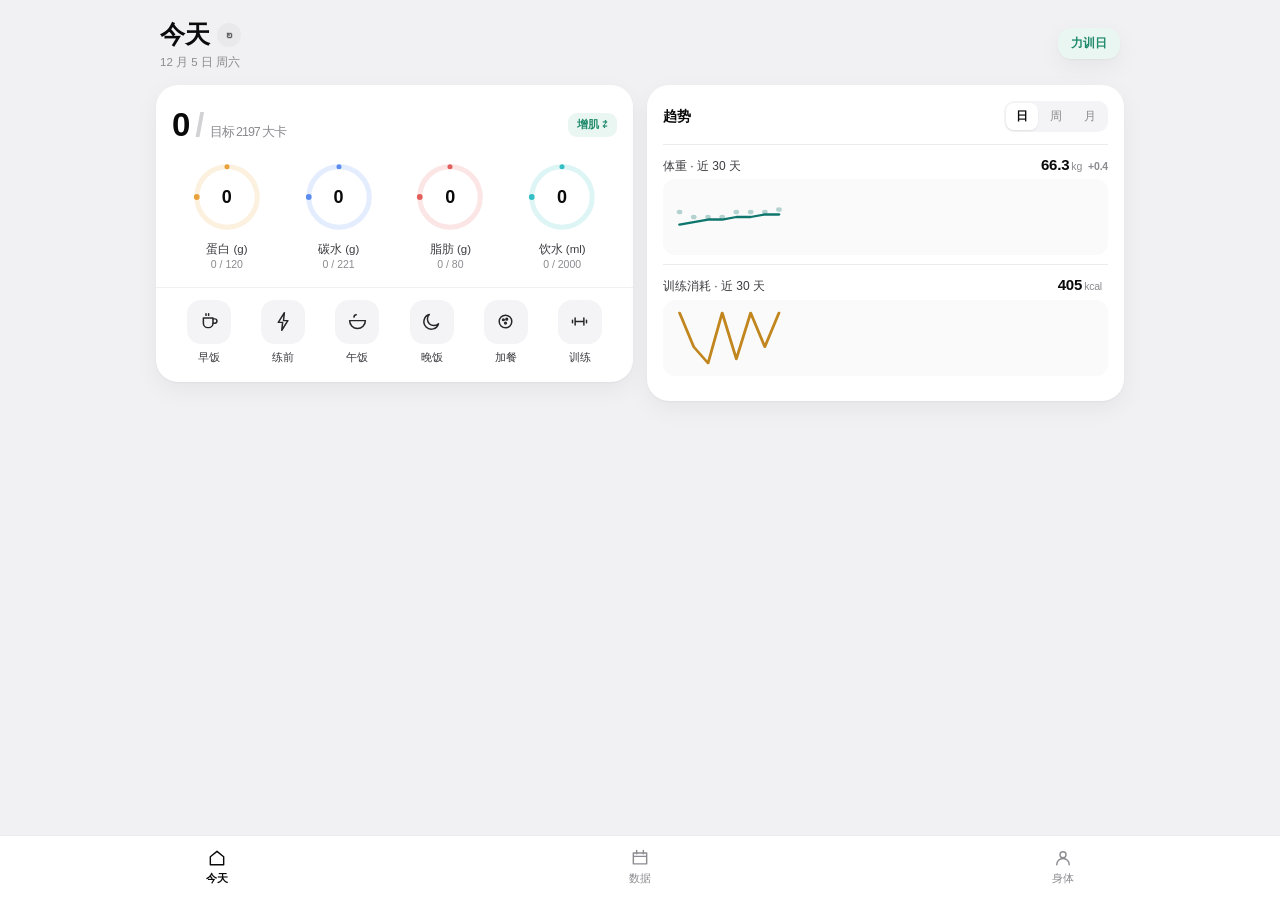
<file: tools/render/probe180.html>
<!doctype html>
<html lang="zh-CN">
<head>
<meta charset="utf-8">
<meta name="viewport" content="width=device-width, initial-scale=1, viewport-fit=cover">
<title>probe 180</title>
<link rel="stylesheet" href="../../app/styles.css">
</head>
<body>
  <main id="app" class="app"></main>
  <nav class="tabbar">
    <button class="tab on" data-view="today"><svg viewBox="0 0 24 24"><path d="M4 10.5 12 4l8 6.5V20H4z"/></svg>今天</button>
    <button class="tab" data-view="data"><svg viewBox="0 0 24 24"><path d="M4 6h16v13H4zM8 3v4M16 3v4M4 10h16"/></svg>数据</button>
    <button class="tab" data-view="body"><svg viewBox="0 0 24 24"><circle cx="12" cy="8" r="3.6"/><path d="M4.5 20a7.5 7.5 0 0 1 15 0"/></svg>身体</button>
  </nav>
  <div id="modal-root"></div>

  <script src="../../app/store.js"></script>
  <script src="../../app/ui.js"></script>
  <script src="data180.js"></script>
  <script>
  (function () {
    var mode = location.hash.replace('#', '') || 'today';
    var S = window.Store;
    var seed = S.normalize(window.SEED);
    for (var i = 0; i < 3; i++) {
      var kk = S.addDays(S.todayKey(), -i);
      if (seed.days[kk]) seed.days[kk].health = { active: 430 - i * 20, resting: 1490, steps: 8400 - i * 300, workoutMin: 35 };
    }
    window.ZGHDBug.setState(seed);

    if (mode === 'data13') {
      window.ZGHDBug.go('data', S.todayKey());
      var cell = document.querySelector('[data-date="2026-11-13"]');
      if (cell) cell.click();
    }
    else if (mode === 'about') { window.ZGHDBug.go('body', S.todayKey()); document.querySelector('[data-act="about"]').click(); }
    else if (mode === 'meal') { window.ZGHDBug.go('today', S.todayKey()); document.querySelector('[data-act="meal"][data-meal="lunch"]').click(); }
    else if (mode === 'workout') { window.ZGHDBug.go('today', S.todayKey()); document.querySelector('[data-act="workout"]').click(); }
    else if (mode === 'data') { window.ZGHDBug.go('data', S.todayKey()); }
    else if (mode === 'body') { window.ZGHDBug.go('body', S.todayKey()); }
    else if (mode === 'week' || mode === 'month') {
      window.ZGHDBug.go('today', S.todayKey());
      var btn = document.querySelector('[data-act="range"][data-range="' + mode + '"]');
      if (btn) btn.click();
    } else {
      window.ZGHDBug.go('today', S.todayKey());
    }
  })();
  </script>
</body>
</html>
</file>
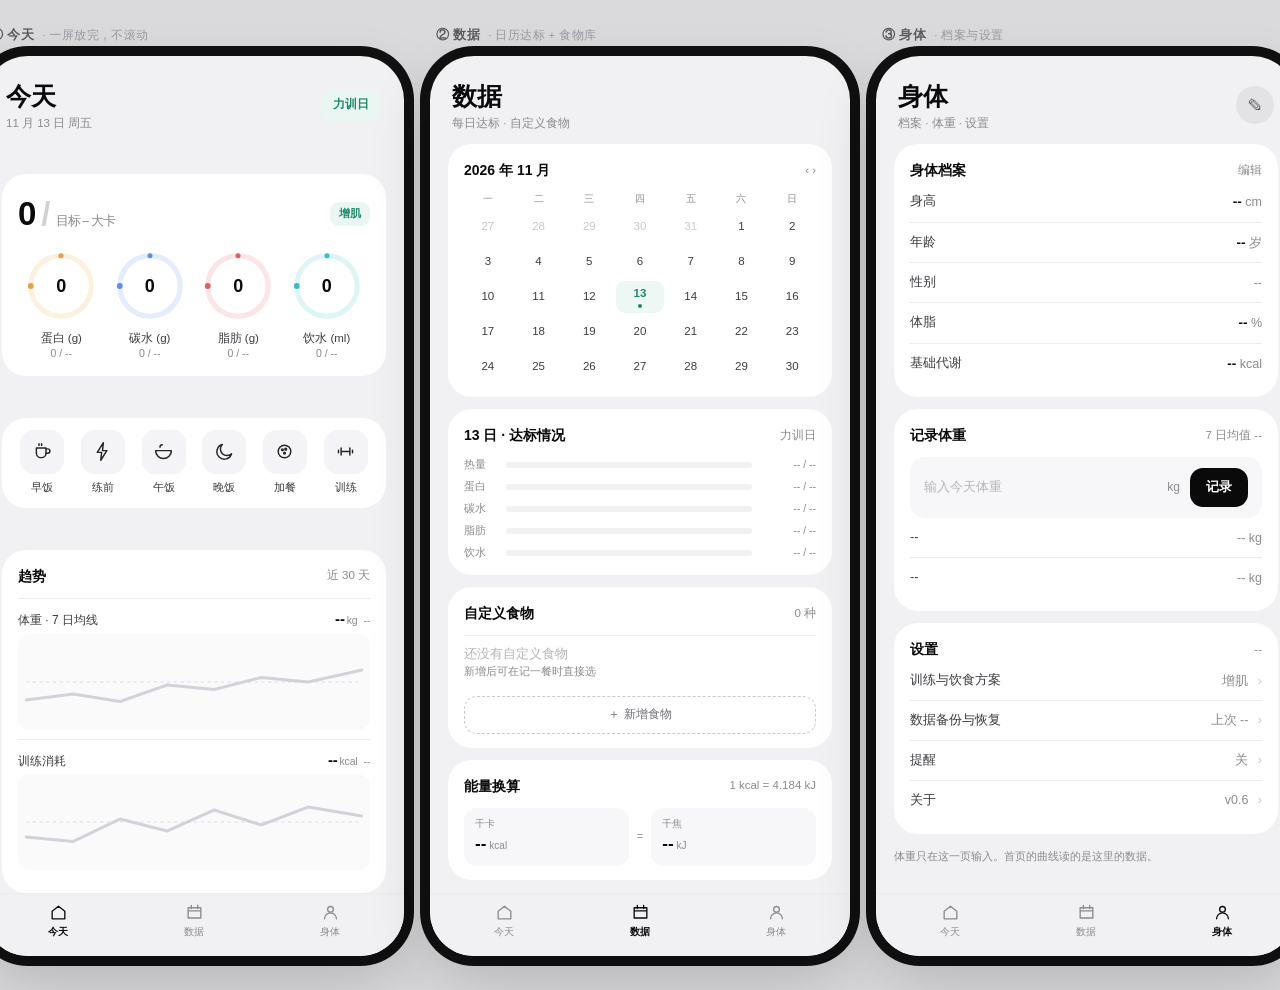
<file: docs/design/styles/S02-单屏版.html>
<!doctype html>
<html lang="zh-CN">
<head>
<meta charset="utf-8">
<title>最好的我 · S02 清爽白卡片·单屏版</title>
<style>
  :root{
    --bg:#F1F1F3; --card:#FFFFFF; --ink:#0A0A0B; --muted:#8B8B90; --line:#ECECEF;
    --orange:#E9A13B; --blue:#5B8DEF; --red:#E2605C; --teal:#33BFC4;
    --radius:24px;
  }
  *{box-sizing:border-box;margin:0;padding:0;-webkit-font-smoothing:antialiased}
  body{
    background:#DADADD;padding:26px 24px 34px;
    font:15px/1.45 -apple-system,"SF Pro Text","PingFang SC","Microsoft YaHei",sans-serif;
    color:var(--ink);
  }
  .board{display:flex;gap:26px;justify-content:center;align-items:flex-start}
  .col{display:flex;flex-direction:column;gap:11px}
  .cap{font-size:13px;color:#5B5B60;font-weight:600;letter-spacing:.4px;padding-left:6px;display:flex;gap:8px;align-items:baseline}
  .cap span{color:#9A9AA0;font-weight:400;font-size:11.5px}

  .device{
    width:420px;height:900px;background:var(--bg);border-radius:44px;
    box-shadow:0 24px 60px rgba(0,0,0,.18),0 0 0 10px #111;
    overflow:hidden;position:relative;
  }
  .screen{height:100%;display:flex;flex-direction:column}
  .scroll{flex:1;padding:20px 18px 0;display:flex;flex-direction:column;gap:12px;overflow:hidden}
  .tight .scroll{gap:12px;justify-content:space-between}

  .head{display:flex;align-items:center;justify-content:space-between;padding:2px 4px 0}
  .head h1{font-size:25px;font-weight:700;letter-spacing:-.5px}
  .head .sub{font-size:11.5px;color:var(--muted);margin-top:1px}
  .pill{background:#fff;border-radius:13px;padding:7px 13px;font-size:12px;color:#3C3C41;font-weight:600}
  .pill.green{background:#EAF6F2;color:#1F8A6B}
  .circle{width:38px;height:38px;border-radius:50%;background:#E3E3E6;display:grid;place-items:center;font-size:15px;color:#5B5B60}

  .card{background:var(--card);border-radius:var(--radius);padding:16px 16px 14px;flex:none}
  .card-t{display:flex;align-items:center;justify-content:space-between;margin-bottom:12px}
  .card-t b{font-size:14px;font-weight:650}
  .card-t .more{font-size:11.5px;color:var(--muted)}

  /* 能量 */
  .energy-top{display:flex;align-items:center;justify-content:space-between;margin-bottom:2px}
  .energy-top .num{font-size:33px;font-weight:700;letter-spacing:-1px}
  .energy-top .num i{font-style:normal;color:#D2D2D6;font-weight:600;margin:0 6px}
  .energy-top .unit{font-size:12.5px;color:var(--muted);font-weight:500}
  .chip{background:#EAF6F2;color:#1F8A6B;font-size:11px;font-weight:600;padding:4px 9px;border-radius:9px}

  .rings{display:grid;grid-template-columns:repeat(4,1fr);gap:2px;margin-top:12px}
  .ring-item{display:flex;flex-direction:column;align-items:center;gap:8px}
  .ring{width:72px;height:72px;position:relative}
  .ring svg{width:100%;height:100%;transform:rotate(-90deg)}
  .ring .track{fill:none;stroke-width:7;opacity:.16}
  .ring .arc{fill:none;stroke-width:7;stroke-linecap:round}
  .ring .val{position:absolute;inset:0;display:grid;place-items:center;font-size:18px;font-weight:700}
  .ring-l{font-size:11.5px;color:#3C3C41;font-weight:500;text-align:center}
  .ring-p{font-size:10.5px;color:var(--muted);text-align:center}

  /* 快捷输入 */
  .quick{display:grid;grid-template-columns:repeat(6,1fr)}
  .q{display:flex;flex-direction:column;align-items:center;gap:6px;background:none;border:0;font:inherit;color:inherit}
  .qi{width:44px;height:44px;border-radius:14px;display:grid;place-items:center;background:#F4F4F6}
  .qi svg{width:21px;height:21px;stroke:#26262A;stroke-width:1.7;fill:none;stroke-linecap:round;stroke-linejoin:round}
  .q em{font-style:normal;font-size:11px;color:#3C3C41}

  /* 折线 */
  .chart-row{padding:9px 0;border-top:1px solid var(--line)}
  .chart-row:first-of-type{border-top:0;padding-top:0}
  .cr-top{display:flex;align-items:baseline;justify-content:space-between;margin-bottom:4px}
  .cr-top .n{font-size:12px;color:#3C3C41;font-weight:500}
  .cr-top .v{font-size:15px;font-weight:700;letter-spacing:-.2px}
  .cr-top .v small{font-size:10.5px;color:var(--muted);font-weight:500;margin-left:2px}
  .cr-top .d{font-size:10.5px;color:var(--muted);margin-left:6px;font-weight:500}
  .plot{height:96px;background:#FAFAFB;border-radius:12px;padding:6px 8px}
  .plot svg{width:100%;height:100%;overflow:visible}

  /* 日历 */
  .cal{display:grid;grid-template-columns:repeat(7,1fr);gap:3px}
  .cal .dw{font-size:9.5px;color:var(--muted);text-align:center;padding-bottom:2px}
  .cal .d{height:32px;border-radius:9px;display:flex;flex-direction:column;align-items:center;justify-content:center;font-size:11.5px;color:#3C3C41;gap:2px}
  .cal .d.out{color:#C9C9CE}
  .cal .d.today{background:#EDF7F4;color:#1F8A6B;font-weight:650}
  .cal .d .dot{width:4px;height:4px;border-radius:50%;background:#DCDCE0}
  .cal .d.today .dot{background:#1F8A6B}

  /* 当日达标 */
  .daybar{display:flex;align-items:center;gap:8px;margin-top:6px}
  .daybar .k{width:34px;font-size:11px;color:var(--muted);flex:none}
  .daybar .t{flex:1;height:6px;border-radius:99px;background:#F1F1F4;overflow:hidden}
  .daybar .t i{display:block;height:100%;border-radius:99px;background:#E4E4E9;width:0%}
  .daybar .v{font-size:10.5px;color:var(--muted);width:56px;text-align:right;flex:none}

  /* 食物库 */
  .food{display:flex;align-items:center;gap:10px;padding:9px 0;border-top:1px solid var(--line)}
  .food:first-of-type{border-top:0}
  .food .nm{flex:1;font-size:13px}
  .food .nm small{display:block;font-size:10.5px;color:var(--muted)}
  .food .ar{color:#C9C9CE;font-size:14px}
  .addbtn{border:1px dashed #C9C9CE;border-radius:13px;padding:9px;text-align:center;font-size:12px;color:#6E6E75;margin-top:8px}

  /* 换算 */
  .conv{display:flex;align-items:center;gap:8px}
  .conv .box{flex:1;background:#F7F7F9;border-radius:13px;padding:9px 11px}
  .conv .box .lb{font-size:10px;color:var(--muted)}
  .conv .box .nb{font-size:17px;font-weight:700;margin-top:1px}
  .conv .box .nb small{font-size:10px;color:var(--muted);font-weight:500;margin-left:3px}
  .conv .eq{font-size:11px;color:var(--muted)}

  /* 身体 */
  .rows{display:flex;flex-direction:column}
  .row{display:flex;align-items:center;justify-content:space-between;padding:10px 0;border-top:1px solid var(--line);font-size:13px}
  .row:first-child{border-top:0;padding-top:0}
  .row .k{color:#3C3C41}
  .row .v{color:var(--muted);font-size:12.5px}
  .row .v b{color:var(--ink);font-weight:650;font-size:13.5px}
  .row .go{color:#C9C9CE;margin-left:6px}

  .winput{display:flex;align-items:center;gap:10px;background:#F7F7F9;border-radius:15px;padding:11px 14px;margin-bottom:10px}
  .winput .ph{flex:1;font-size:13px;color:#B4B4BA}
  .winput .u{font-size:12px;color:var(--muted)}
  .wbtn{background:#0A0A0B;color:#fff;border-radius:13px;padding:10px 16px;font-size:13px;font-weight:600}

  .foot{font-size:11px;color:var(--muted);line-height:1.6;padding-top:2px}

  .tabs{flex:none;display:grid;grid-template-columns:repeat(3,1fr);padding:9px 6px 16px;border-top:1px solid var(--line);background:var(--bg)}
  .tab{display:flex;flex-direction:column;align-items:center;gap:3px;font-size:10px;color:var(--muted)}
  .tab svg{width:19px;height:19px;stroke:#8B8B90;stroke-width:1.7;fill:none;stroke-linecap:round;stroke-linejoin:round}
  .tab.on{color:#0A0A0B;font-weight:600}
  .tab.on svg{stroke:#0A0A0B}
</style>
</head>
<body>

<div class="board">

  <!-- ① 今天 -->
  <div class="col">
    <div class="cap">① 今天 <span>· 一屏放完，不滚动</span></div>
    <div class="device">
      <div class="screen tight">
        <div class="scroll">

          <div class="head">
            <div>
              <h1>今天</h1>
              <div class="sub">11 月 13 日 周五</div>
            </div>
            <div class="pill green">力训日</div>
          </div>

          <div class="card">
            <div class="energy-top">
              <div class="num">0<i>/</i><span class="unit">目标 -- 大卡</span></div>
              <span class="chip">增肌</span>
            </div>

            <div class="rings">
              <div class="ring-item">
                <div class="ring">
                  <svg viewBox="0 0 100 100">
                    <circle class="track" cx="50" cy="50" r="42" stroke="#E9A13B"/>
                    <circle class="arc" cx="50" cy="50" r="42" stroke="#E9A13B" stroke-dasharray="0 264"/>
                    <circle cx="50" cy="8" r="4" fill="#E9A13B"/>
                  </svg>
                  <div class="val">0</div>
                </div>
                <div>
                  <div class="ring-l">蛋白 (g)</div>
                  <div class="ring-p">0 / --</div>
                </div>
              </div>

              <div class="ring-item">
                <div class="ring">
                  <svg viewBox="0 0 100 100">
                    <circle class="track" cx="50" cy="50" r="42" stroke="#5B8DEF"/>
                    <circle class="arc" cx="50" cy="50" r="42" stroke="#5B8DEF" stroke-dasharray="0 264"/>
                    <circle cx="50" cy="8" r="4" fill="#5B8DEF"/>
                  </svg>
                  <div class="val">0</div>
                </div>
                <div>
                  <div class="ring-l">碳水 (g)</div>
                  <div class="ring-p">0 / --</div>
                </div>
              </div>

              <div class="ring-item">
                <div class="ring">
                  <svg viewBox="0 0 100 100">
                    <circle class="track" cx="50" cy="50" r="42" stroke="#E2605C"/>
                    <circle class="arc" cx="50" cy="50" r="42" stroke="#E2605C" stroke-dasharray="0 264"/>
                    <circle cx="50" cy="8" r="4" fill="#E2605C"/>
                  </svg>
                  <div class="val">0</div>
                </div>
                <div>
                  <div class="ring-l">脂肪 (g)</div>
                  <div class="ring-p">0 / --</div>
                </div>
              </div>

              <div class="ring-item">
                <div class="ring">
                  <svg viewBox="0 0 100 100">
                    <circle class="track" cx="50" cy="50" r="42" stroke="#33BFC4"/>
                    <circle class="arc" cx="50" cy="50" r="42" stroke="#33BFC4" stroke-dasharray="0 264"/>
                    <circle cx="50" cy="8" r="4" fill="#33BFC4"/>
                  </svg>
                  <div class="val">0</div>
                </div>
                <div>
                  <div class="ring-l">饮水 (ml)</div>
                  <div class="ring-p">0 / --</div>
                </div>
              </div>
            </div>
          </div>

          <div class="card" style="padding:12px 10px">
            <div class="quick">
              <button class="q"><span class="qi">
                <svg viewBox="0 0 24 24"><path d="M5 8h11v6a5 5 0 0 1-5 5H10a5 5 0 0 1-5-5V8z"/><path d="M16 9h2a2.5 2.5 0 0 1 0 5h-2"/><path d="M8 5V3M11 5V3"/></svg>
              </span><em>早饭</em></button>

              <button class="q"><span class="qi">
                <svg viewBox="0 0 24 24"><path d="M13 2 6 13h5l-1 9 7-11h-5l1-9z"/></svg>
              </span><em>练前</em></button>

              <button class="q"><span class="qi">
                <svg viewBox="0 0 24 24"><path d="M3 11h18a9 9 0 0 1-18 0z"/><path d="M8 7c0-1.6 1.2-2.6 2.6-2.6"/></svg>
              </span><em>午饭</em></button>

              <button class="q"><span class="qi">
                <svg viewBox="0 0 24 24"><path d="M20 14.5A8.5 8.5 0 1 1 9.5 4a7 7 0 0 0 10.5 10.5z"/></svg>
              </span><em>晚饭</em></button>

              <button class="q"><span class="qi">
                <svg viewBox="0 0 24 24"><circle cx="12" cy="12" r="7.2"/><circle cx="9.6" cy="10" r="1"/><circle cx="13.4" cy="9.4" r="1"/><circle cx="12" cy="13.8" r="1"/></svg>
              </span><em>加餐</em></button>

              <button class="q"><span class="qi">
                <svg viewBox="0 0 24 24"><path d="M7 8v8M17 8v8M4 10.5v3M20 10.5v3M7 12h10"/></svg>
              </span><em>训练</em></button>
            </div>
          </div>

          <div class="card">
            <div class="card-t"><b>趋势</b><span class="more">近 30 天</span></div>

            <div class="chart-row">
              <div class="cr-top">
                <span class="n">体重 · 7 日均线</span>
                <span class="v">--<small>kg</small><span class="d">-- </span></span>
              </div>
              <div class="plot">
                <svg viewBox="0 0 300 56" preserveAspectRatio="none">
                  <line x1="0" y1="28" x2="300" y2="28" stroke="#E7E7EB" stroke-width="1" stroke-dasharray="3 3"/>
                  <path d="M0 40 L42 36 L84 41 L126 30 L168 33 L210 25 L252 28 L300 20"
                        fill="none" stroke="#C9CDD3" stroke-width="2" stroke-linecap="round" stroke-linejoin="round" opacity=".85"/>
                </svg>
              </div>
            </div>

            <div class="chart-row">
              <div class="cr-top">
                <span class="n">训练消耗</span>
                <span class="v">--<small>kcal</small><span class="d">-- </span></span>
              </div>
              <div class="plot">
                <svg viewBox="0 0 300 56" preserveAspectRatio="none">
                  <line x1="0" y1="28" x2="300" y2="28" stroke="#E7E7EB" stroke-width="1" stroke-dasharray="3 3"/>
                  <path d="M0 38 L42 41 L84 26 L126 34 L168 20 L210 30 L252 18 L300 24"
                        fill="none" stroke="#C9CDD3" stroke-width="2" stroke-linecap="round" stroke-linejoin="round" opacity=".85"/>
                </svg>
              </div>
            </div>
          </div>

        </div>

        <div class="tabs">
          <div class="tab on"><svg viewBox="0 0 24 24"><path d="M4 10.5 12 4l8 6.5V20H4z"/></svg>今天</div>
          <div class="tab"><svg viewBox="0 0 24 24"><path d="M4 6h16v13H4zM8 3v4M16 3v4M4 10h16"/></svg>数据</div>
          <div class="tab"><svg viewBox="0 0 24 24"><circle cx="12" cy="8" r="3.6"/><path d="M4.5 20a7.5 7.5 0 0 1 15 0"/></svg>身体</div>
        </div>
      </div>
    </div>
  </div>

  <!-- ② 数据 -->
  <div class="col">
    <div class="cap">② 数据 <span>· 日历达标 + 食物库</span></div>
    <div class="device">
      <div class="screen">
        <div class="scroll">

          <div class="head">
            <div><h1>数据</h1><div class="sub">每日达标 · 自定义食物</div></div>
          </div>

          <div class="card">
            <div class="card-t"><b>2026 年 11 月</b><span class="more">‹ ›</span></div>
            <div class="cal">
              <div class="dw">一</div><div class="dw">二</div><div class="dw">三</div><div class="dw">四</div><div class="dw">五</div><div class="dw">六</div><div class="dw">日</div>
              <div class="d out">27</div><div class="d out">28</div><div class="d out">29</div><div class="d out">30</div><div class="d out">31</div><div class="d">1</div><div class="d">2</div>
              <div class="d">3</div><div class="d">4</div><div class="d">5</div><div class="d">6</div><div class="d">7</div><div class="d">8</div><div class="d">9</div>
              <div class="d">10</div><div class="d">11</div><div class="d">12</div><div class="d today">13<i class="dot"></i></div><div class="d">14</div><div class="d">15</div><div class="d">16</div>
              <div class="d">17</div><div class="d">18</div><div class="d">19</div><div class="d">20</div><div class="d">21</div><div class="d">22</div><div class="d">23</div>
              <div class="d">24</div><div class="d">25</div><div class="d">26</div><div class="d">27</div><div class="d">28</div><div class="d">29</div><div class="d">30</div>
            </div>
          </div>

          <div class="card">
            <div class="card-t"><b>13 日 · 达标情况</b><span class="more">力训日</span></div>
            <div class="daybar"><span class="k">热量</span><span class="t"><i></i></span><span class="v">-- / --</span></div>
            <div class="daybar"><span class="k">蛋白</span><span class="t"><i></i></span><span class="v">-- / --</span></div>
            <div class="daybar"><span class="k">碳水</span><span class="t"><i></i></span><span class="v">-- / --</span></div>
            <div class="daybar"><span class="k">脂肪</span><span class="t"><i></i></span><span class="v">-- / --</span></div>
            <div class="daybar"><span class="k">饮水</span><span class="t"><i></i></span><span class="v">-- / --</span></div>
          </div>

          <div class="card">
            <div class="card-t"><b>自定义食物</b><span class="more">0 种</span></div>
            <div class="food">
              <div class="nm" style="color:#B4B4BA">还没有自定义食物<small>新增后可在记一餐时直接选</small></div>
            </div>
            <div class="addbtn">＋ 新增食物</div>
          </div>

          <div class="card">
            <div class="card-t"><b>能量换算</b><span class="more">1 kcal = 4.184 kJ</span></div>
            <div class="conv">
              <div class="box"><div class="lb">千卡</div><div class="nb">--<small>kcal</small></div></div>
              <div class="eq">=</div>
              <div class="box"><div class="lb">千焦</div><div class="nb">--<small>kJ</small></div></div>
            </div>
          </div>

        </div>

        <div class="tabs">
          <div class="tab"><svg viewBox="0 0 24 24"><path d="M4 10.5 12 4l8 6.5V20H4z"/></svg>今天</div>
          <div class="tab on"><svg viewBox="0 0 24 24"><path d="M4 6h16v13H4zM8 3v4M16 3v4M4 10h16"/></svg>数据</div>
          <div class="tab"><svg viewBox="0 0 24 24"><circle cx="12" cy="8" r="3.6"/><path d="M4.5 20a7.5 7.5 0 0 1 15 0"/></svg>身体</div>
        </div>
      </div>
    </div>
  </div>

  <!-- ③ 身体 -->
  <div class="col">
    <div class="cap">③ 身体 <span>· 档案与设置</span></div>
    <div class="device">
      <div class="screen">
        <div class="scroll">

          <div class="head">
            <div><h1>身体</h1><div class="sub">档案 · 体重 · 设置</div></div>
            <div class="circle">✎</div>
          </div>

          <div class="card">
            <div class="card-t"><b>身体档案</b><span class="more">编辑</span></div>
            <div class="rows">
              <div class="row"><span class="k">身高</span><span class="v"><b>--</b> cm</span></div>
              <div class="row"><span class="k">年龄</span><span class="v"><b>--</b> 岁</span></div>
              <div class="row"><span class="k">性别</span><span class="v">--</span></div>
              <div class="row"><span class="k">体脂</span><span class="v"><b>--</b> %</span></div>
              <div class="row"><span class="k">基础代谢</span><span class="v"><b>--</b> kcal</span></div>
            </div>
          </div>

          <div class="card">
            <div class="card-t"><b>记录体重</b><span class="more">7 日均值 --</span></div>
            <div class="winput">
              <span class="ph">输入今天体重</span>
              <span class="u">kg</span>
              <span class="wbtn">记录</span>
            </div>
            <div class="rows">
              <div class="row"><span class="k">--</span><span class="v">-- kg</span></div>
              <div class="row"><span class="k">--</span><span class="v">-- kg</span></div>
            </div>
          </div>

          <div class="card">
            <div class="card-t"><b>设置</b><span class="more">--</span></div>
            <div class="rows">
              <div class="row"><span class="k">训练与饮食方案</span><span class="v">增肌 <span class="go">›</span></span></div>
              <div class="row"><span class="k">数据备份与恢复</span><span class="v">上次 -- <span class="go">›</span></span></div>
              <div class="row"><span class="k">提醒</span><span class="v">关 <span class="go">›</span></span></div>
              <div class="row"><span class="k">关于</span><span class="v">v0.6 <span class="go">›</span></span></div>
            </div>
          </div>

          <div class="foot">体重只在这一页输入。首页的曲线读的是这里的数据。</div>

        </div>

        <div class="tabs">
          <div class="tab"><svg viewBox="0 0 24 24"><path d="M4 10.5 12 4l8 6.5V20H4z"/></svg>今天</div>
          <div class="tab"><svg viewBox="0 0 24 24"><path d="M4 6h16v13H4zM8 3v4M16 3v4M4 10h16"/></svg>数据</div>
          <div class="tab on"><svg viewBox="0 0 24 24"><circle cx="12" cy="8" r="3.6"/><path d="M4.5 20a7.5 7.5 0 0 1 15 0"/></svg>身体</div>
        </div>
      </div>
    </div>
  </div>

</div>
</body>
</html>
</file>
<file: styles.css>
:root {
  --bg: #F1F1F3;
  --card: #FFFFFF;
  --ink: #0A0A0B;
  --muted: #8B8B90;
  --line: #ECECEF;
  --soft: #F4F4F6;
  --accent: #1F8A6B;
  --accent-bg: #EAF6F2;
  --orange: #E9A13B;
  --blue: #5B8DEF;
  --red: #E2605C;
  --teal: #33BFC4;
  --radius: 22px;
  --shadow: 0 1px 2px rgba(10, 10, 12, .04), 0 8px 24px rgba(10, 10, 12, .05);
}

* { box-sizing: border-box; -webkit-tap-highlight-color: transparent; }
html, body { height: 100%; }
/* 禁止缩放：双击缩放交给 touch-action，字号不随系统文字大小膨胀 */
html, body {
  -webkit-text-size-adjust: 100%;
  text-size-adjust: 100%;
  touch-action: manipulation;
}
body {
  margin: 0;
  background: var(--bg);
  color: var(--ink);
  font: 15px/1.45 -apple-system, BlinkMacSystemFont, "SF Pro Text", "PingFang SC", "Microsoft YaHei", sans-serif;
  display: flex;
  flex-direction: column;
  overscroll-behavior-y: none;
  -webkit-font-smoothing: antialiased;
}

/* ---------- 布局 ---------- */
/* 状态栏那一块用不滚动的占位条挡住：内容不滚到状态栏下面，iOS 就不会在那里做虚化 */
body::before {
  content: '';
  display: block;
  flex: none;
  height: env(safe-area-inset-top);
  background: var(--bg);
}
.app {
  flex: 1;
  overflow-y: auto;
  -webkit-overflow-scrolling: touch;
  width: 100%;
  max-width: 640px;
  margin: 0 auto;
  padding: 32px 16px calc(92px + env(safe-area-inset-bottom));
}
.app.locked { overflow: hidden; }
.page { display: flex; flex-direction: column; gap: 12px; }

.head { display: flex; align-items: center; justify-content: space-between; padding: 2px 4px 0; }
.head h1 { margin: 0; font-size: 25px; font-weight: 700; letter-spacing: -.5px; }
.head h1.m-date { font-size: clamp(17px, 4.7vw, 25px); }
.date-btn { font-weight: 700; letter-spacing: -.5px; text-align: left; }
.date-btn em { font-style: normal; font-size: .62em; font-weight: 600; margin-left: 3px; letter-spacing: 0; color: var(--accent); }
.date-btn em.off { color: #B07A16; }
.head .sub { font-size: 11.5px; color: var(--muted); margin-top: 2px; }
.head .right { display: flex; align-items: center; gap: 8px; }

.card {
  background: var(--card);
  border-radius: var(--radius);
  padding: 16px;
  box-shadow: var(--shadow);
}
.card.tight { padding: 12px 10px; }
.card-t { display: flex; align-items: center; justify-content: space-between; gap: 10px; margin-bottom: 12px; }
.card-t b { font-size: 14px; font-weight: 650; }
.card-t .more { font-size: 11.5px; color: var(--muted); }

/* ---------- 按钮 ---------- */
button { font: inherit; color: inherit; background: none; border: 0; padding: 0; cursor: pointer; }
.refresh {
  width: 24px; height: 24px; border-radius: 50%;
  background: #E9E9EC; color: #5B5B60;
  font-size: 13px; line-height: 1; margin-left: 8px;
  display: inline-grid; place-items: center; vertical-align: 4px;
}
.refresh:active { background: #DEDEE3; }
.chip.tap:active { transform: scale(.96); }

.pill { background: #fff; border-radius: 13px; padding: 7px 13px; font-size: 12px; font-weight: 600; color: #3C3C41; box-shadow: var(--shadow); }
.pill.on { background: var(--accent-bg); color: var(--accent); }
.pill.rest { background: #EDEDF0; color: var(--muted); }
.chip { background: var(--accent-bg); color: var(--accent); font-size: 11px; font-weight: 600; padding: 4px 9px; border-radius: 9px; }
.circle { width: 38px; height: 38px; border-radius: 50%; background: #E3E3E6; display: grid; place-items: center; font-size: 15px; color: #5B5B60; }
.addbtn { border: 1px dashed #C9C9CE; border-radius: 13px; padding: 10px; text-align: center; font-size: 12.5px; color: #6E6E75; width: 100%; margin-top: 8px; }
.addbtn:active { background: #FAFAFB; }

/* ---------- 能量 ---------- */
.energy-top { display: flex; align-items: center; justify-content: space-between; }
.energy-top .num { font-size: 33px; font-weight: 700; letter-spacing: -1px; }
.energy-top .num i { font-style: normal; color: #D2D2D6; font-weight: 600; margin: 0 6px; }
.energy-top .unit { font-size: 12.5px; color: var(--muted); font-weight: 500; }
.rings { display: grid; grid-template-columns: repeat(4, 1fr); gap: 2px; margin-top: 12px; }
.ring-item { display: flex; flex-direction: column; align-items: center; gap: 8px; }
.ring { width: 72px; height: 72px; position: relative; }
.ring svg { width: 100%; height: 100%; }
.ring .track { fill: none; stroke-width: 7; opacity: .16; }
.ring .arc { fill: none; stroke-width: 7; stroke-linecap: round; }
.ring .mark90 { fill: #fff; stroke-width: 2; opacity: .95; }
.ring .mark100 { stroke: none; }
.ring .val { position: absolute; inset: 0; display: grid; place-items: center; font-size: 18px; font-weight: 700; }
.ring-l { font-size: 11.5px; color: #3C3C41; font-weight: 500; text-align: center; }
.ring-p { font-size: 10.5px; color: var(--muted); text-align: center; }
.ring-item.over .val { color: var(--red); }

/* ---------- 快捷输入 ---------- */
.quick-sep { height: 1px; background: #F0F0F3; margin: 14px -16px 12px; }
.quick { display: grid; grid-template-columns: repeat(6, 1fr); }
.q { display: flex; flex-direction: column; align-items: center; gap: 6px; }
.qi { width: 44px; height: 44px; border-radius: 14px; display: grid; place-items: center; background: var(--soft); }
.qi svg { width: 21px; height: 21px; stroke: #26262A; stroke-width: 1.7; fill: none; stroke-linecap: round; stroke-linejoin: round; }
.q em { font-style: normal; font-size: 11px; color: #3C3C41; }
.q:active .qi { background: #E9E9EC; }
.q.filled .qi { background: var(--accent); }
.q.filled .qi svg { stroke: #fff; }
.q.filled em { color: var(--accent); font-weight: 650; }
.q.filled:active .qi { background: #186F56; }

/* ---------- 分段 ---------- */
.seg { display: flex; gap: 2px; background: var(--soft); border-radius: 10px; padding: 2px; }
.seg button { padding: 5px 10px; border-radius: 8px; font-size: 11.5px; color: var(--muted); }
.seg button.on { background: #fff; color: var(--ink); font-weight: 650; box-shadow: 0 1px 2px rgba(0, 0, 0, .08); }
.seg-xs { padding: 1px; border-radius: 8px; }
.seg-xs button { padding: 3px 7px; font-size: 10.5px; border-radius: 7px; }
.cr-top .seg { align-self: center; margin-left: auto; flex: none; }

/* ---------- 折线 ---------- */
.chart-row { padding: 9px 0; border-top: 1px solid var(--line); }
.chart-row:first-of-type { border-top: 0; padding-top: 0; }
.cr-top { display: flex; align-items: baseline; justify-content: space-between; margin-bottom: 4px; }
.cr-top .n { font-size: 12px; color: #3C3C41; }
.cr-top .v { font-size: 15px; font-weight: 700; letter-spacing: -.2px; }
.cr-top .v small { font-size: 10.5px; color: var(--muted); font-weight: 500; margin-left: 2px; }
.cr-top .d { font-size: 10.5px; color: var(--muted); margin-left: 6px; }
.plot { height: 64px; background: #FAFAFB; border-radius: 12px; padding: 6px 8px; }
.plot svg { width: 100%; height: 100%; display: block; }
.empty-mini { font-size: 11px; color: #B4B4BA; text-align: center; line-height: 46px; }

/* ---------- 日历 ---------- */
.cal { display: grid; grid-template-columns: repeat(7, 1fr); gap: 3px; }
.cal .dw { font-size: 9.5px; color: var(--muted); text-align: center; padding-bottom: 2px; }
.cal .d { height: 34px; border-radius: 9px; display: flex; flex-direction: column; align-items: center; justify-content: center; font-size: 11.5px; color: #3C3C41; gap: 2px; border: 1px solid transparent; }
.cal .d.out { color: #C9C9CE; }
.cal .d.today { background: #EDF7F4; color: var(--accent); font-weight: 650; }
.cal .d.sel { border-color: var(--accent); }
.cal .d.train { background: #F6F7F9; }
.cal .d .dot { width: 5px; height: 5px; border-radius: 50%; background: #DCDCE0; }
.cal .d.good .dot { background: #2F855A; }
.cal .d.warm .dot { background: #E2F51A; box-shadow: 0 0 0 1px rgba(0, 0, 0, .10); }
.cal .d.over .dot { background: #D2362B; }

/* ---------- 达标条 ---------- */
.daybar { display: flex; align-items: center; gap: 8px; padding: 4px 0; }
.daybar .k { width: 34px; font-size: 11px; color: var(--muted); flex: none; }
.daybar .t { flex: 1; height: 6px; border-radius: 99px; background: #F1F1F4; overflow: hidden; }
.daybar .t i { display: block; height: 100%; border-radius: 99px; background: var(--accent); }
.daybar .t i.warm { background: #C2861F; }
.daybar .t i.over { background: #B3423A; }
.daybar .v { font-size: 10.5px; color: var(--muted); width: 62px; text-align: right; flex: none; font-variant-numeric: tabular-nums; }

/* ---------- 列表 ---------- */
.rows { display: flex; flex-direction: column; }
.row { display: flex; align-items: center; justify-content: space-between; gap: 10px; padding: 10px 0; border-top: 1px solid var(--line); font-size: 13px; }
.row:first-child { border-top: 0; padding-top: 0; }
.row .k { color: #3C3C41; }
.row .v { color: var(--muted); font-size: 12.5px; font-variant-numeric: tabular-nums; }
.row .v b { color: var(--ink); font-weight: 650; font-size: 13.5px; }
.row .go { color: #C9C9CE; }
.row.tap:active { opacity: .6; }

/* ---------- 换算 ---------- */
.conv { display: flex; align-items: center; gap: 8px; }
.conv .box { flex: 1; background: #F7F7F9; border-radius: 13px; padding: 9px 11px; }
.conv .box .lb { font-size: 10px; color: var(--muted); }
.conv input { border: 0; background: transparent; width: 100%; font-size: 17px; font-weight: 700; padding: 2px 0 0; outline: none; font-variant-numeric: tabular-nums; }
.conv .eq { font-size: 11px; color: var(--muted); }

/* ---------- 体重输入 ---------- */
.winput { display: flex; align-items: center; gap: 10px; background: #F7F7F9; border-radius: 15px; padding: 8px 10px 8px 14px; }
.winput input::placeholder { color: #B4B4BA; font-weight: 500; }
.winput input { flex: 1; border: 0; background: transparent; font-size: 17px; font-weight: 650; outline: none; padding: 4px 0; font-variant-numeric: tabular-nums; }
.winput .u { font-size: 12px; color: var(--muted); }
.wbtn { background: var(--ink); color: #fff; border-radius: 13px; padding: 10px 16px; font-size: 13px; font-weight: 600; }

/* ---------- 一餐合计 ---------- */
.meal-sum { display: grid; grid-template-columns: repeat(4, 1fr); gap: 4px; background: #F7F7F9; border-radius: 14px; padding: 10px 6px; text-align: center; }
.meal-sum b { display: block; font-size: 17px; font-weight: 700; letter-spacing: -.3px; }
.meal-sum span { font-size: 10px; color: var(--muted); }
.items-box { background: #F7F7F9; border-radius: 15px; padding: 0 12px; }
.items-box .list-item { padding: 10px 0; }
.two-actions { display: flex; gap: 8px; }
.two-actions .ghost { width: auto; flex: 1; padding: 11px 4px; font-size: 12.5px; }
.editor-block { display: flex; flex-direction: column; gap: 10px; }
.food-row .v { max-width: 58%; text-align: right; line-height: 1.35; }

/* ---------- 标签栏 ---------- */
.tabbar {
  position: fixed; left: 0; right: 0; bottom: 0; z-index: 30;
  display: grid; grid-template-columns: repeat(3, 1fr);
  padding: 8px 6px calc(10px + env(safe-area-inset-bottom));
  background: rgba(255, 255, 255, .94);
  backdrop-filter: saturate(180%) blur(16px);
  -webkit-backdrop-filter: saturate(180%) blur(16px);
  border-top: 1px solid var(--line);
}
.tab { display: flex; flex-direction: column; align-items: center; gap: 3px; font-size: 10.5px; color: var(--muted); padding: 4px 0; border-radius: 10px; }
.tab svg { width: 20px; height: 20px; stroke: #8B8B90; stroke-width: 1.7; fill: none; stroke-linecap: round; stroke-linejoin: round; }
.tab.on { color: var(--ink); font-weight: 600; }
.tab.on svg { stroke: var(--ink); }

/* ---------- 弹层 ---------- */
#modal-root:empty { display: none; }
.mask { position: fixed; inset: 0; z-index: 50; background: rgba(10, 10, 12, .36); display: flex; align-items: flex-end; justify-content: center; animation: fade .16s ease; }
@media (min-width: 700px) { .mask { align-items: center; } }
@keyframes fade { from { opacity: 0 } to { opacity: 1 } }
.sheet {
  background: #fff; width: 100%; max-width: 520px;
  border-radius: 22px 22px 0 0; max-height: 88vh; display: flex; flex-direction: column;
  animation: up .2s ease;
}
@media (min-width: 700px) { .sheet { border-radius: 22px; } }
@keyframes up { from { transform: translateY(18px); opacity: .5 } to { transform: none; opacity: 1 } }
.sheet-h { display: flex; align-items: center; justify-content: space-between; padding: 16px 18px 10px; flex: none; }
.sheet-h b { font-size: 16px; }
.sheet-h .x { width: 32px; height: 32px; border-radius: 50%; background: #F2F2F5; display: grid; place-items: center; font-size: 15px; color: #6E6E75; }
.sheet-b { padding: 0 18px calc(18px + env(safe-area-inset-bottom)); overflow-y: auto; -webkit-overflow-scrolling: touch; }
.fields { display: flex; flex-direction: column; gap: 10px; padding-bottom: 8px; }
label.field { display: flex; flex-direction: column; gap: 5px; font-size: 11.5px; color: var(--muted); }
input, select {
  font: inherit; color: var(--ink); background: #F7F7F9;
  border: 1px solid transparent; border-radius: 12px; padding: 10px 12px; width: 100%;
  appearance: none; -webkit-appearance: none;
}
input:focus, select:focus { outline: none; border-color: var(--accent); background: #fff; }
input[type=number] { font-variant-numeric: tabular-nums; }
.frow { display: flex; gap: 8px; }
.frow > * { flex: 1; min-width: 0; }
.sheet .primary { background: var(--ink); color: #fff; border-radius: 14px; padding: 13px; text-align: center; font-size: 14px; font-weight: 650; width: 100%; margin-top: 6px; }
.sheet .ghost { background: var(--soft); border-radius: 14px; padding: 12px; text-align: center; font-size: 13.5px; color: #3C3C41; width: 100%; }
.sheet .danger { color: #B3423A; }
.list-item { display: flex; align-items: center; gap: 10px; padding: 9px 0; border-top: 1px solid var(--line); }
.list-item:first-child { border-top: 0; }
.list-item .nm { flex: 1; font-size: 13px; }
.list-item .nm small { display: block; font-size: 10.5px; color: var(--muted); }
.list-item .del { color: #C9C8C1; font-size: 16px; padding: 2px 6px; }
.hint { font-size: 11px; color: var(--muted); line-height: 1.6; margin-top: 8px; }
.mode-seg { display: flex; background: var(--soft); border-radius: 12px; padding: 3px; gap: 3px; }
.mode-seg button { flex: 1; padding: 8px; border-radius: 10px; font-size: 12.5px; color: var(--muted); }
.mode-seg button.on { background: #fff; color: var(--ink); font-weight: 650; box-shadow: 0 1px 2px rgba(0, 0, 0, .08); }

@media (max-width: 380px) {
  .ring { width: 64px; height: 64px; }
  .ring .val { font-size: 16px; }
  .qi { width: 40px; height: 40px; }
}

/* ---------- iPad 双栏（首页） ---------- */
@media (min-width: 900px) {
  .app { max-width: 1000px; }
  .page.today {
    display: grid;
    grid-template-columns: minmax(0, 1fr) minmax(0, 1fr);
    grid-template-areas: "head head" "energy trend";
    gap: 14px;
    align-items: start;
  }
  .page.today .head { grid-area: head; }
  .page.today .energy { grid-area: energy; }
  .page.today .trend { grid-area: trend; }
  .page.today .plot { height: 76px; }
}
/* 达标标签 */
.card-t-l { display: flex; align-items: center; gap: 8px; min-width: 0; }
.tag { font-size: 11px; font-weight: 600; padding: 3px 9px; border-radius: 8px; white-space: nowrap; }
.tag.st-good  { background: #EAF6F2; color: #1F8A6B; }
.tag.st-warm  { background: #F2F9C4; color: #6E7A00; }
.tag.st-over  { background: #FBEDEC; color: #B3423A; }
.tag.st-empty { background: #F2F2F5; color: #8B8B90; }

/* ---------- 首页月历弹层 ---------- */
.cal-head { display: flex; align-items: center; justify-content: space-between; gap: 10px; }
.cal-head b { font-size: 14px; font-weight: 650; }
.cal .d:disabled { opacity: .3; }

/* ---------- 矮屏压缩：首页锁一屏 ---------- */
@media (max-height: 780px) {
  .app { padding-top: 8px; padding-bottom: calc(80px + env(safe-area-inset-bottom)); }
  .page { gap: 8px; }
  .card { padding: 12px; }
  .ring { width: 62px; height: 62px; }
  .ring .val { font-size: 15px; }
  .ring-item { gap: 4px; }
  .quick-sep { margin: 10px -12px 8px; }
  .qi { width: 38px; height: 38px; border-radius: 12px; }
  .qi svg { width: 19px; height: 19px; }
  .plot { height: 46px; }
  .head h1.m-date { font-size: clamp(16px, 4.4vw, 22px); }
}
@media (max-height: 700px) {
  .app { padding-top: 6px; padding-bottom: calc(72px + env(safe-area-inset-bottom)); }
  .page { gap: 6px; }
  .card { padding: 10px; }
  .card-t { margin-bottom: 8px; }
  .ring { width: 54px; height: 54px; }
  .ring .val { font-size: 13px; }
  .ring-l { font-size: 10.5px; }
  .ring-p { font-size: 9.5px; }
  .qi { width: 34px; height: 34px; border-radius: 11px; }
  .qi svg { width: 17px; height: 17px; }
  .q em { font-size: 10px; }
  .quick-sep { margin: 8px -10px 6px; }
  .plot { height: 40px; }
  .head h1.m-date { font-size: clamp(15px, 4.2vw, 20px); }
}
</file>
<file: app/styles.css>
:root {
  --bg: #F1F1F3;
  --card: #FFFFFF;
  --ink: #0A0A0B;
  --muted: #8B8B90;
  --line: #ECECEF;
  --soft: #F4F4F6;
  --accent: #1F8A6B;
  --accent-bg: #EAF6F2;
  --orange: #E9A13B;
  --blue: #5B8DEF;
  --red: #E2605C;
  --teal: #33BFC4;
  --radius: 22px;
  --shadow: 0 1px 2px rgba(10, 10, 12, .04), 0 8px 24px rgba(10, 10, 12, .05);
}

* { box-sizing: border-box; -webkit-tap-highlight-color: transparent; }
html, body { height: 100%; }
body {
  margin: 0;
  background: var(--bg);
  color: var(--ink);
  font: 15px/1.45 -apple-system, BlinkMacSystemFont, "SF Pro Text", "PingFang SC", "Microsoft YaHei", sans-serif;
  display: flex;
  flex-direction: column;
  overscroll-behavior-y: none;
  -webkit-font-smoothing: antialiased;
}

/* ---------- 布局 ---------- */
.app {
  flex: 1;
  overflow-y: auto;
  -webkit-overflow-scrolling: touch;
  width: 100%;
  max-width: 640px;
  margin: 0 auto;
  padding: calc(env(safe-area-inset-top) + 14px) 16px calc(92px + env(safe-area-inset-bottom));
}
.page { display: flex; flex-direction: column; gap: 12px; }

.head { display: flex; align-items: center; justify-content: space-between; padding: 2px 4px 0; }
.head h1 { margin: 0; font-size: 25px; font-weight: 700; letter-spacing: -.5px; }
.head .sub { font-size: 11.5px; color: var(--muted); margin-top: 2px; }
.head .right { display: flex; align-items: center; gap: 8px; }

.card {
  background: var(--card);
  border-radius: var(--radius);
  padding: 16px;
  box-shadow: var(--shadow);
}
.card.tight { padding: 12px 10px; }
.card-t { display: flex; align-items: center; justify-content: space-between; gap: 10px; margin-bottom: 12px; }
.card-t b { font-size: 14px; font-weight: 650; }
.card-t .more { font-size: 11.5px; color: var(--muted); }

/* ---------- 按钮 ---------- */
button { font: inherit; color: inherit; background: none; border: 0; padding: 0; cursor: pointer; }
.refresh {
  width: 24px; height: 24px; border-radius: 50%;
  background: #E9E9EC; color: #5B5B60;
  font-size: 13px; line-height: 1; margin-left: 8px;
  display: inline-grid; place-items: center; vertical-align: 4px;
}
.refresh:active { background: #DEDEE3; }
.chip.tap:active { transform: scale(.96); }

.pill { background: #fff; border-radius: 13px; padding: 7px 13px; font-size: 12px; font-weight: 600; color: #3C3C41; box-shadow: var(--shadow); }
.pill.on { background: var(--accent-bg); color: var(--accent); }
.pill.rest { background: #EDEDF0; color: var(--muted); }
.chip { background: var(--accent-bg); color: var(--accent); font-size: 11px; font-weight: 600; padding: 4px 9px; border-radius: 9px; }
.circle { width: 38px; height: 38px; border-radius: 50%; background: #E3E3E6; display: grid; place-items: center; font-size: 15px; color: #5B5B60; }
.addbtn { border: 1px dashed #C9C9CE; border-radius: 13px; padding: 10px; text-align: center; font-size: 12.5px; color: #6E6E75; width: 100%; margin-top: 8px; }
.addbtn:active { background: #FAFAFB; }

/* ---------- 能量 ---------- */
.energy-top { display: flex; align-items: center; justify-content: space-between; }
.energy-top .num { font-size: 33px; font-weight: 700; letter-spacing: -1px; }
.energy-top .num i { font-style: normal; color: #D2D2D6; font-weight: 600; margin: 0 6px; }
.energy-top .unit { font-size: 12.5px; color: var(--muted); font-weight: 500; }
.rings { display: grid; grid-template-columns: repeat(4, 1fr); gap: 2px; margin-top: 12px; }
.ring-item { display: flex; flex-direction: column; align-items: center; gap: 8px; }
.ring { width: 72px; height: 72px; position: relative; }
.ring svg { width: 100%; height: 100%; transform: rotate(-90deg); }
.ring .track { fill: none; stroke-width: 7; opacity: .16; }
.ring .arc { fill: none; stroke-width: 7; stroke-linecap: round; transition: stroke-dasharray .3s ease; }
.ring .val { position: absolute; inset: 0; display: grid; place-items: center; font-size: 18px; font-weight: 700; }
.ring-l { font-size: 11.5px; color: #3C3C41; font-weight: 500; text-align: center; }
.ring-p { font-size: 10.5px; color: var(--muted); text-align: center; }
.ring-item.over .val { color: var(--red); }

/* ---------- 快捷输入 ---------- */
.quick-sep { height: 1px; background: #F0F0F3; margin: 14px -16px 12px; }
.quick { display: grid; grid-template-columns: repeat(6, 1fr); }
.q { display: flex; flex-direction: column; align-items: center; gap: 6px; }
.qi { width: 44px; height: 44px; border-radius: 14px; display: grid; place-items: center; background: var(--soft); }
.qi svg { width: 21px; height: 21px; stroke: #26262A; stroke-width: 1.7; fill: none; stroke-linecap: round; stroke-linejoin: round; }
.q em { font-style: normal; font-size: 11px; color: #3C3C41; }
.q:active .qi { background: #E9E9EC; }

/* ---------- 分段 ---------- */
.seg { display: flex; gap: 2px; background: var(--soft); border-radius: 10px; padding: 2px; }
.seg button { padding: 5px 10px; border-radius: 8px; font-size: 11.5px; color: var(--muted); }
.seg button.on { background: #fff; color: var(--ink); font-weight: 650; box-shadow: 0 1px 2px rgba(0, 0, 0, .08); }

/* ---------- 折线 ---------- */
.chart-row { padding: 9px 0; border-top: 1px solid var(--line); }
.chart-row:first-of-type { border-top: 0; padding-top: 0; }
.cr-top { display: flex; align-items: baseline; justify-content: space-between; margin-bottom: 4px; }
.cr-top .n { font-size: 12px; color: #3C3C41; }
.cr-top .v { font-size: 15px; font-weight: 700; letter-spacing: -.2px; }
.cr-top .v small { font-size: 10.5px; color: var(--muted); font-weight: 500; margin-left: 2px; }
.cr-top .d { font-size: 10.5px; color: var(--muted); margin-left: 6px; }
.plot { height: 64px; background: #FAFAFB; border-radius: 12px; padding: 6px 8px; }
.plot svg { width: 100%; height: 100%; display: block; }
.empty-mini { font-size: 11px; color: #B4B4BA; text-align: center; line-height: 46px; }

/* ---------- 日历 ---------- */
.cal { display: grid; grid-template-columns: repeat(7, 1fr); gap: 3px; }
.cal .dw { font-size: 9.5px; color: var(--muted); text-align: center; padding-bottom: 2px; }
.cal .d { height: 34px; border-radius: 9px; display: flex; flex-direction: column; align-items: center; justify-content: center; font-size: 11.5px; color: #3C3C41; gap: 2px; border: 1px solid transparent; }
.cal .d.out { color: #C9C9CE; }
.cal .d.today { background: #EDF7F4; color: var(--accent); font-weight: 650; }
.cal .d.sel { border-color: var(--accent); }
.cal .d.train { background: #F6F7F9; }
.cal .d .dot { width: 5px; height: 5px; border-radius: 50%; background: #DCDCE0; }
.cal .d.good .dot { background: #2F855A; }
.cal .d.warm .dot { background: #E2F51A; box-shadow: 0 0 0 1px rgba(0, 0, 0, .10); }
.cal .d.over .dot { background: #D2362B; }

/* ---------- 达标条 ---------- */
.daybar { display: flex; align-items: center; gap: 8px; padding: 4px 0; }
.daybar .k { width: 34px; font-size: 11px; color: var(--muted); flex: none; }
.daybar .t { flex: 1; height: 6px; border-radius: 99px; background: #F1F1F4; overflow: hidden; }
.daybar .t i { display: block; height: 100%; border-radius: 99px; background: var(--accent); }
.daybar .t i.warm { background: #C2861F; }
.daybar .t i.over { background: #B3423A; }
.daybar .v { font-size: 10.5px; color: var(--muted); width: 62px; text-align: right; flex: none; font-variant-numeric: tabular-nums; }

/* ---------- 列表 ---------- */
.rows { display: flex; flex-direction: column; }
.row { display: flex; align-items: center; justify-content: space-between; gap: 10px; padding: 10px 0; border-top: 1px solid var(--line); font-size: 13px; }
.row:first-child { border-top: 0; padding-top: 0; }
.row .k { color: #3C3C41; }
.row .v { color: var(--muted); font-size: 12.5px; font-variant-numeric: tabular-nums; }
.row .v b { color: var(--ink); font-weight: 650; font-size: 13.5px; }
.row .go { color: #C9C9CE; }
.row.tap:active { opacity: .6; }

/* ---------- 换算 ---------- */
.conv { display: flex; align-items: center; gap: 8px; }
.conv .box { flex: 1; background: #F7F7F9; border-radius: 13px; padding: 9px 11px; }
.conv .box .lb { font-size: 10px; color: var(--muted); }
.conv input { border: 0; background: transparent; width: 100%; font-size: 17px; font-weight: 700; padding: 2px 0 0; outline: none; font-variant-numeric: tabular-nums; }
.conv .eq { font-size: 11px; color: var(--muted); }

/* ---------- 体重输入 ---------- */
.winput { display: flex; align-items: center; gap: 10px; background: #F7F7F9; border-radius: 15px; padding: 8px 10px 8px 14px; }
.winput input::placeholder { color: #B4B4BA; font-weight: 500; }
.winput input { flex: 1; border: 0; background: transparent; font-size: 17px; font-weight: 650; outline: none; padding: 4px 0; font-variant-numeric: tabular-nums; }
.winput .u { font-size: 12px; color: var(--muted); }
.wbtn { background: var(--ink); color: #fff; border-radius: 13px; padding: 10px 16px; font-size: 13px; font-weight: 600; }

/* ---------- 标签栏 ---------- */
.tabbar {
  position: fixed; left: 0; right: 0; bottom: 0; z-index: 30;
  display: grid; grid-template-columns: repeat(3, 1fr);
  padding: 8px 6px calc(10px + env(safe-area-inset-bottom));
  background: rgba(255, 255, 255, .94);
  backdrop-filter: saturate(180%) blur(16px);
  -webkit-backdrop-filter: saturate(180%) blur(16px);
  border-top: 1px solid var(--line);
}
.tab { display: flex; flex-direction: column; align-items: center; gap: 3px; font-size: 10.5px; color: var(--muted); padding: 4px 0; border-radius: 10px; }
.tab svg { width: 20px; height: 20px; stroke: #8B8B90; stroke-width: 1.7; fill: none; stroke-linecap: round; stroke-linejoin: round; }
.tab.on { color: var(--ink); font-weight: 600; }
.tab.on svg { stroke: var(--ink); }

/* ---------- 弹层 ---------- */
#modal-root:empty { display: none; }
.mask { position: fixed; inset: 0; z-index: 50; background: rgba(10, 10, 12, .36); display: flex; align-items: flex-end; justify-content: center; animation: fade .16s ease; }
@media (min-width: 700px) { .mask { align-items: center; } }
@keyframes fade { from { opacity: 0 } to { opacity: 1 } }
.sheet {
  background: #fff; width: 100%; max-width: 520px;
  border-radius: 22px 22px 0 0; max-height: 88vh; display: flex; flex-direction: column;
  animation: up .2s ease;
}
@media (min-width: 700px) { .sheet { border-radius: 22px; } }
@keyframes up { from { transform: translateY(18px); opacity: .5 } to { transform: none; opacity: 1 } }
.sheet-h { display: flex; align-items: center; justify-content: space-between; padding: 16px 18px 10px; flex: none; }
.sheet-h b { font-size: 16px; }
.sheet-h .x { width: 32px; height: 32px; border-radius: 50%; background: #F2F2F5; display: grid; place-items: center; font-size: 15px; color: #6E6E75; }
.sheet-b { padding: 0 18px calc(18px + env(safe-area-inset-bottom)); overflow-y: auto; -webkit-overflow-scrolling: touch; }
.fields { display: flex; flex-direction: column; gap: 10px; padding-bottom: 8px; }
label.field { display: flex; flex-direction: column; gap: 5px; font-size: 11.5px; color: var(--muted); }
input, select {
  font: inherit; color: var(--ink); background: #F7F7F9;
  border: 1px solid transparent; border-radius: 12px; padding: 10px 12px; width: 100%;
  appearance: none; -webkit-appearance: none;
}
input:focus, select:focus { outline: none; border-color: var(--accent); background: #fff; }
input[type=number] { font-variant-numeric: tabular-nums; }
.frow { display: flex; gap: 8px; }
.frow > * { flex: 1; min-width: 0; }
.sheet .primary { background: var(--ink); color: #fff; border-radius: 14px; padding: 13px; text-align: center; font-size: 14px; font-weight: 650; width: 100%; margin-top: 6px; }
.sheet .ghost { background: var(--soft); border-radius: 14px; padding: 12px; text-align: center; font-size: 13.5px; color: #3C3C41; width: 100%; }
.sheet .danger { color: #B3423A; }
.list-item { display: flex; align-items: center; gap: 10px; padding: 9px 0; border-top: 1px solid var(--line); }
.list-item:first-child { border-top: 0; }
.list-item .nm { flex: 1; font-size: 13px; }
.list-item .nm small { display: block; font-size: 10.5px; color: var(--muted); }
.list-item .del { color: #C9C8C1; font-size: 16px; padding: 2px 6px; }
.hint { font-size: 11px; color: var(--muted); line-height: 1.6; margin-top: 8px; }
.mode-seg { display: flex; background: var(--soft); border-radius: 12px; padding: 3px; gap: 3px; }
.mode-seg button { flex: 1; padding: 8px; border-radius: 10px; font-size: 12.5px; color: var(--muted); }
.mode-seg button.on { background: #fff; color: var(--ink); font-weight: 650; box-shadow: 0 1px 2px rgba(0, 0, 0, .08); }

@media (max-width: 380px) {
  .ring { width: 64px; height: 64px; }
  .ring .val { font-size: 16px; }
  .qi { width: 40px; height: 40px; }
}

/* ---------- iPad 双栏（首页） ---------- */
@media (min-width: 900px) {
  .app { max-width: 1000px; }
  .page.today {
    display: grid;
    grid-template-columns: minmax(0, 1fr) minmax(0, 1fr);
    grid-template-areas: "head head" "energy trend";
    gap: 14px;
    align-items: start;
  }
  .page.today .head { grid-area: head; }
  .page.today .energy { grid-area: energy; }
  .page.today .trend { grid-area: trend; }
  .page.today .plot { height: 76px; }
}
/* 达标标签 */
.card-t-l { display: flex; align-items: center; gap: 8px; min-width: 0; }
.tag { font-size: 11px; font-weight: 600; padding: 3px 9px; border-radius: 8px; white-space: nowrap; }
.tag.st-good  { background: #EAF6F2; color: #1F8A6B; }
.tag.st-warm  { background: #F2F9C4; color: #6E7A00; }
.tag.st-over  { background: #FBEDEC; color: #B3423A; }
.tag.st-empty { background: #F2F2F5; color: #8B8B90; }
</file>
